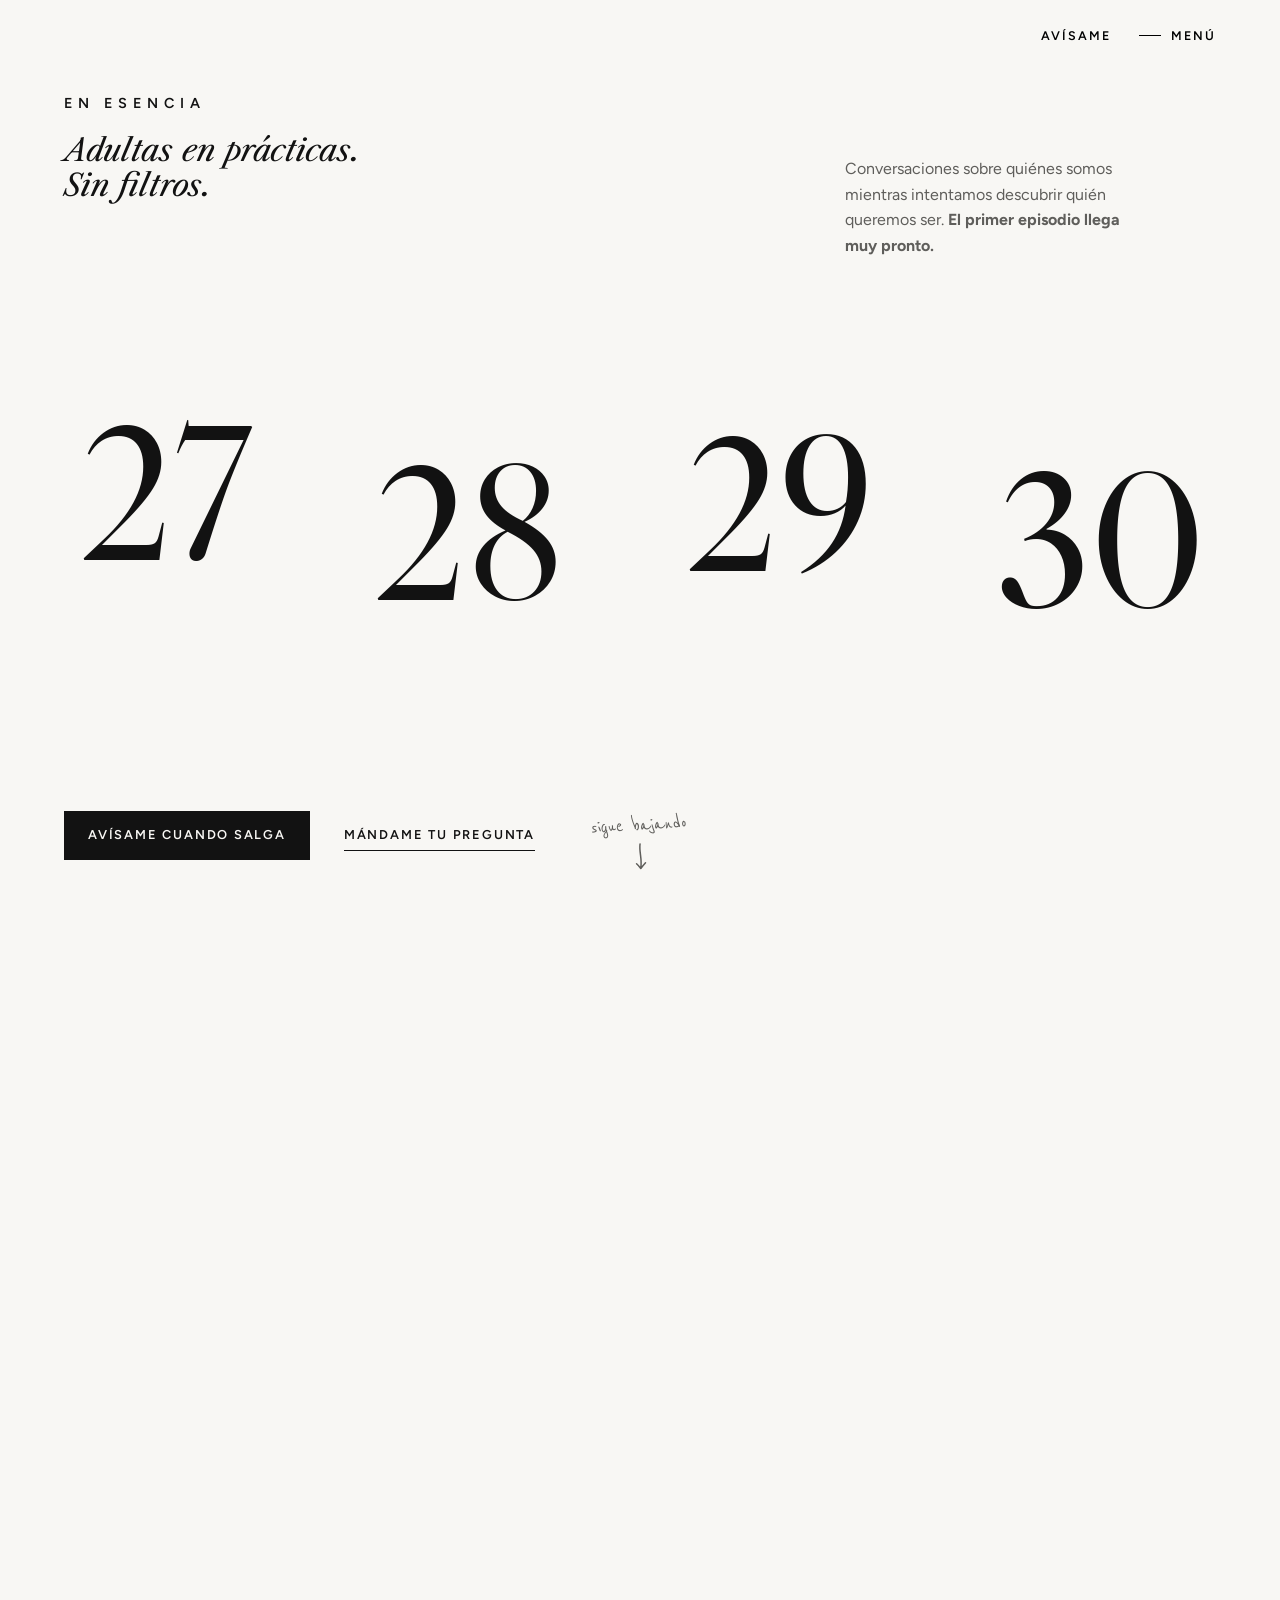
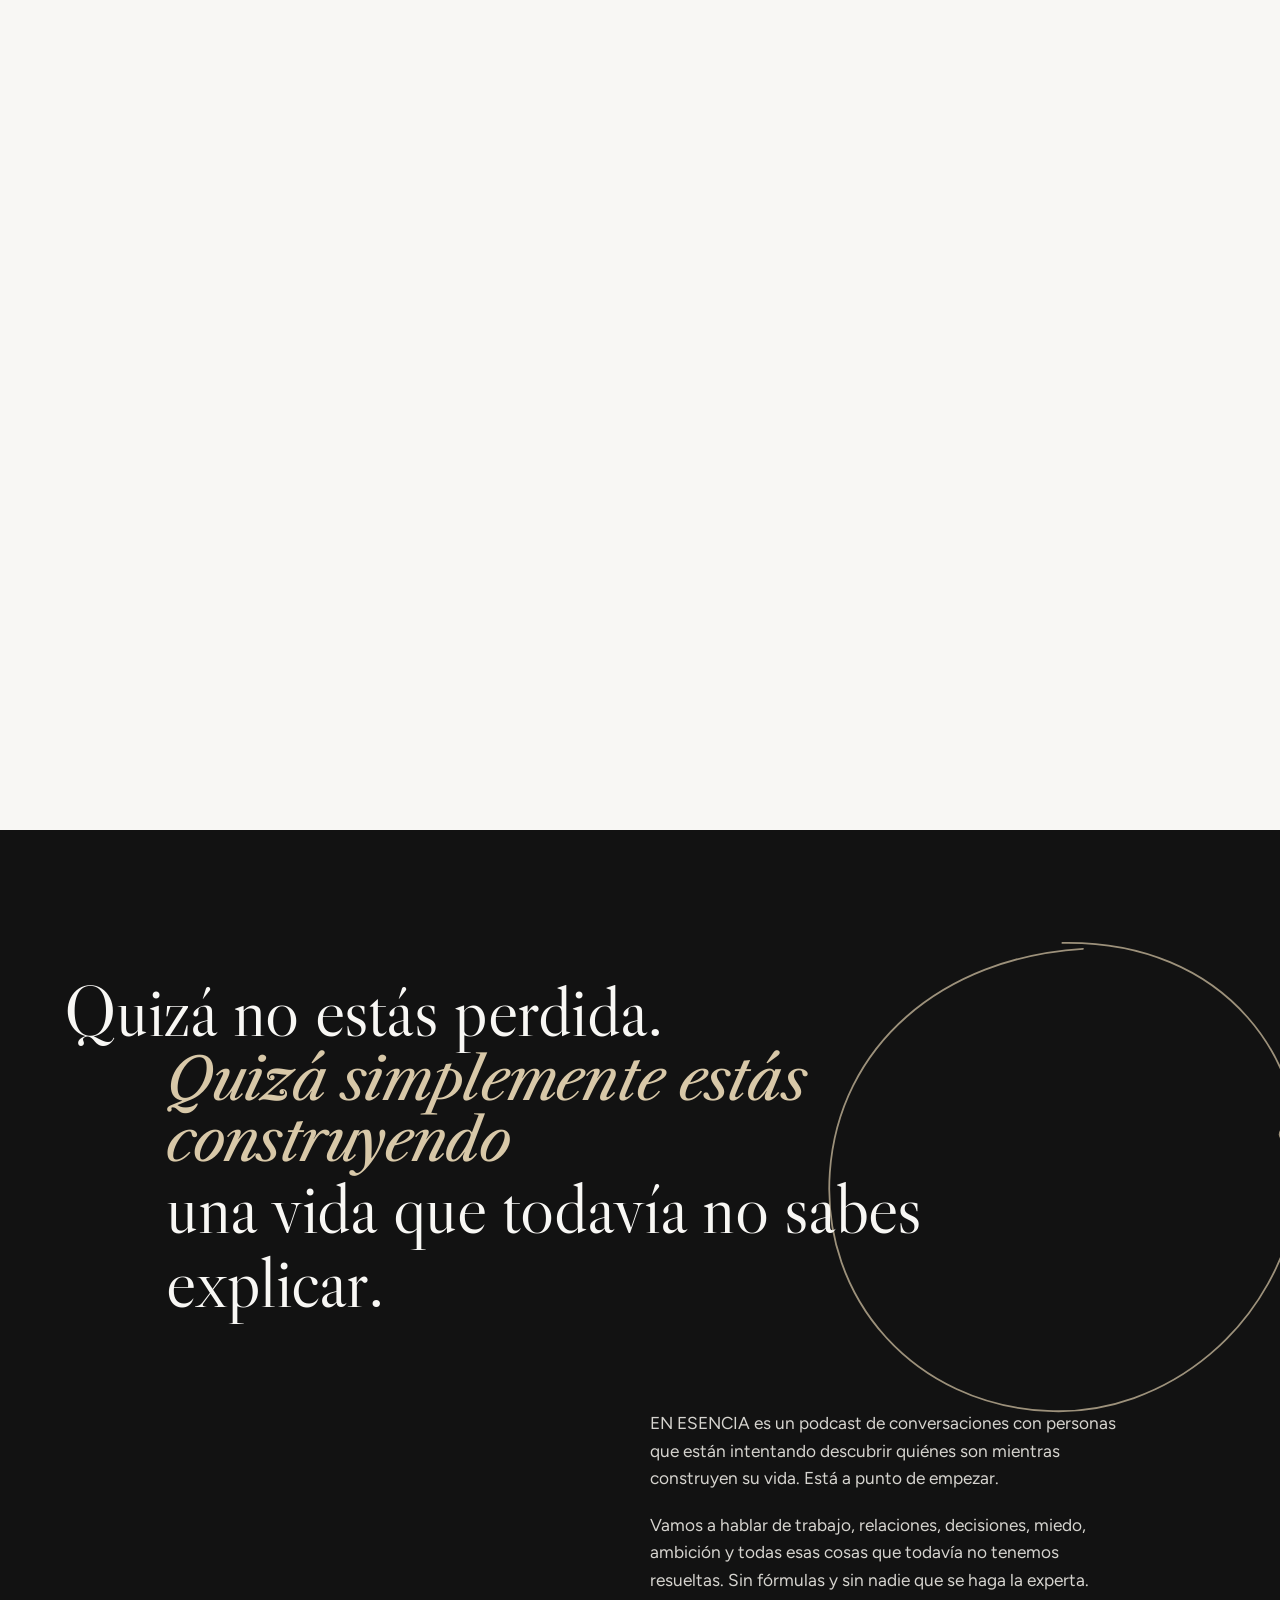
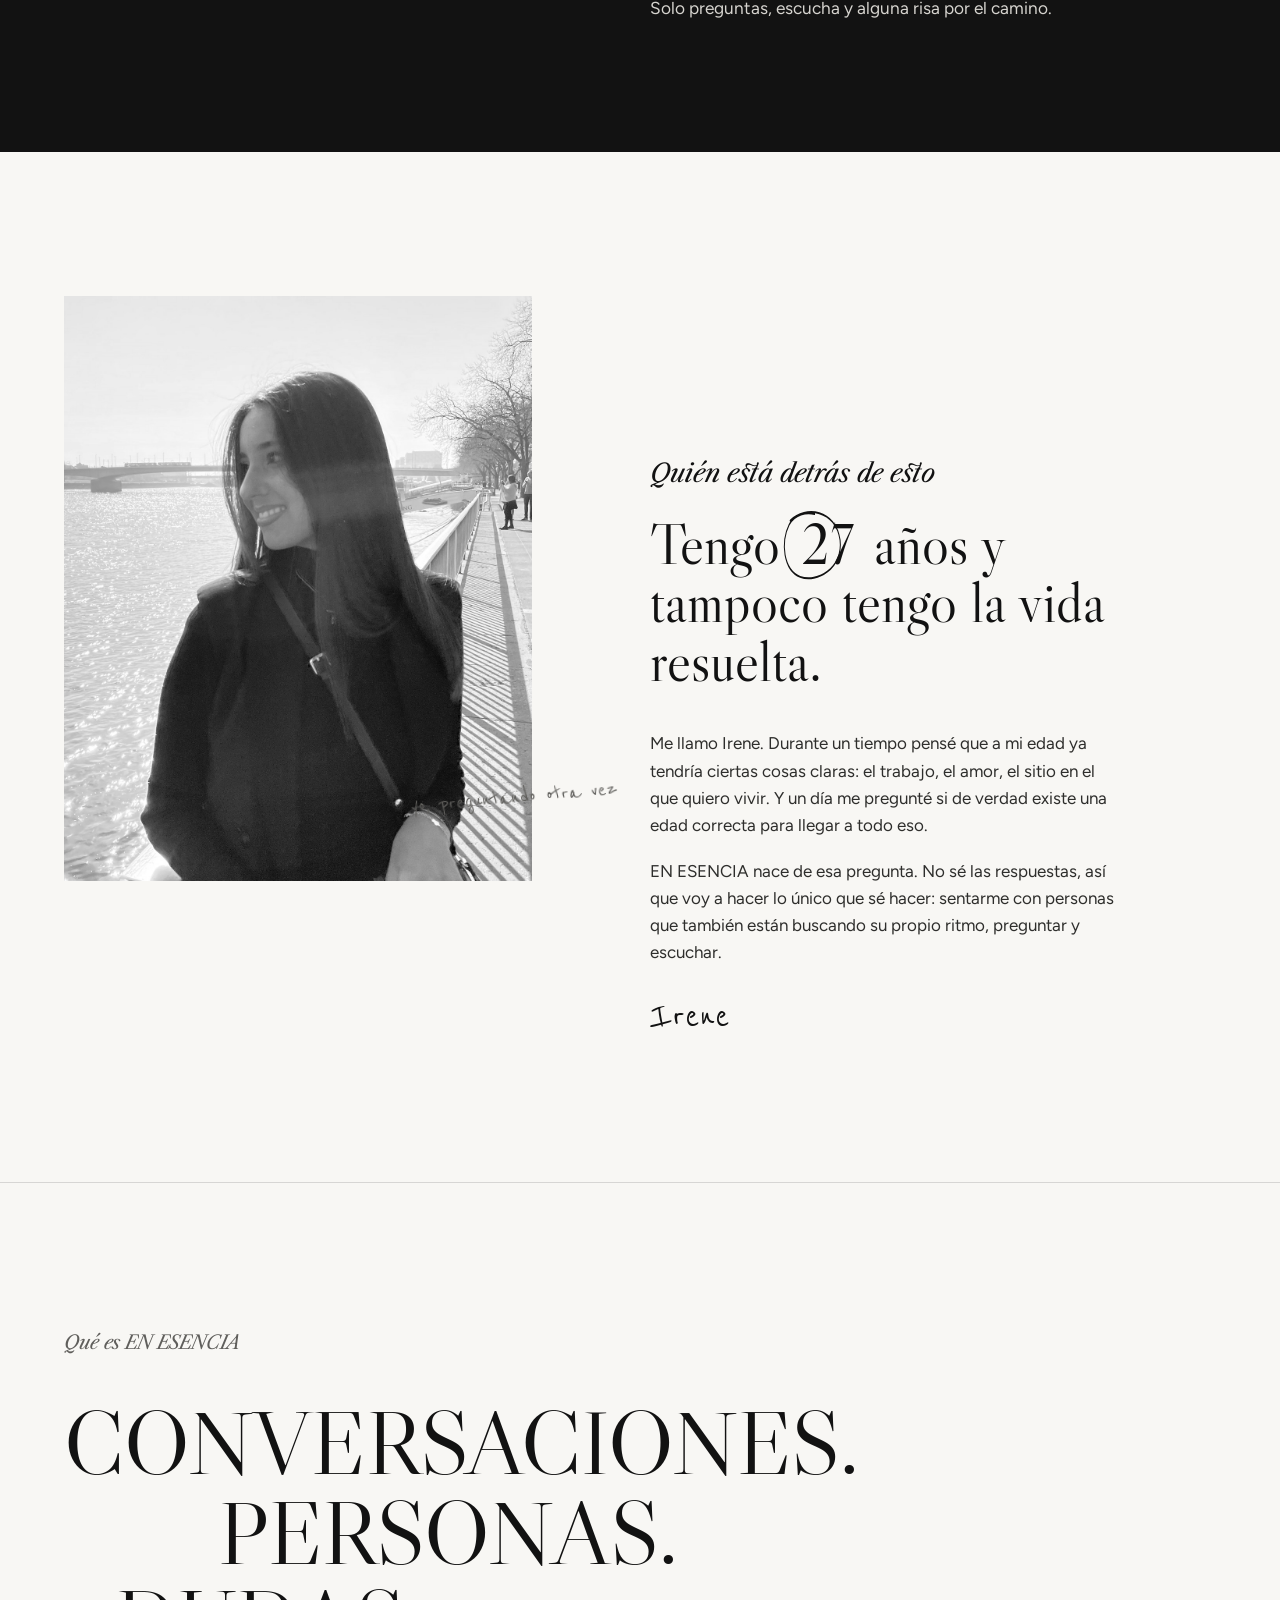
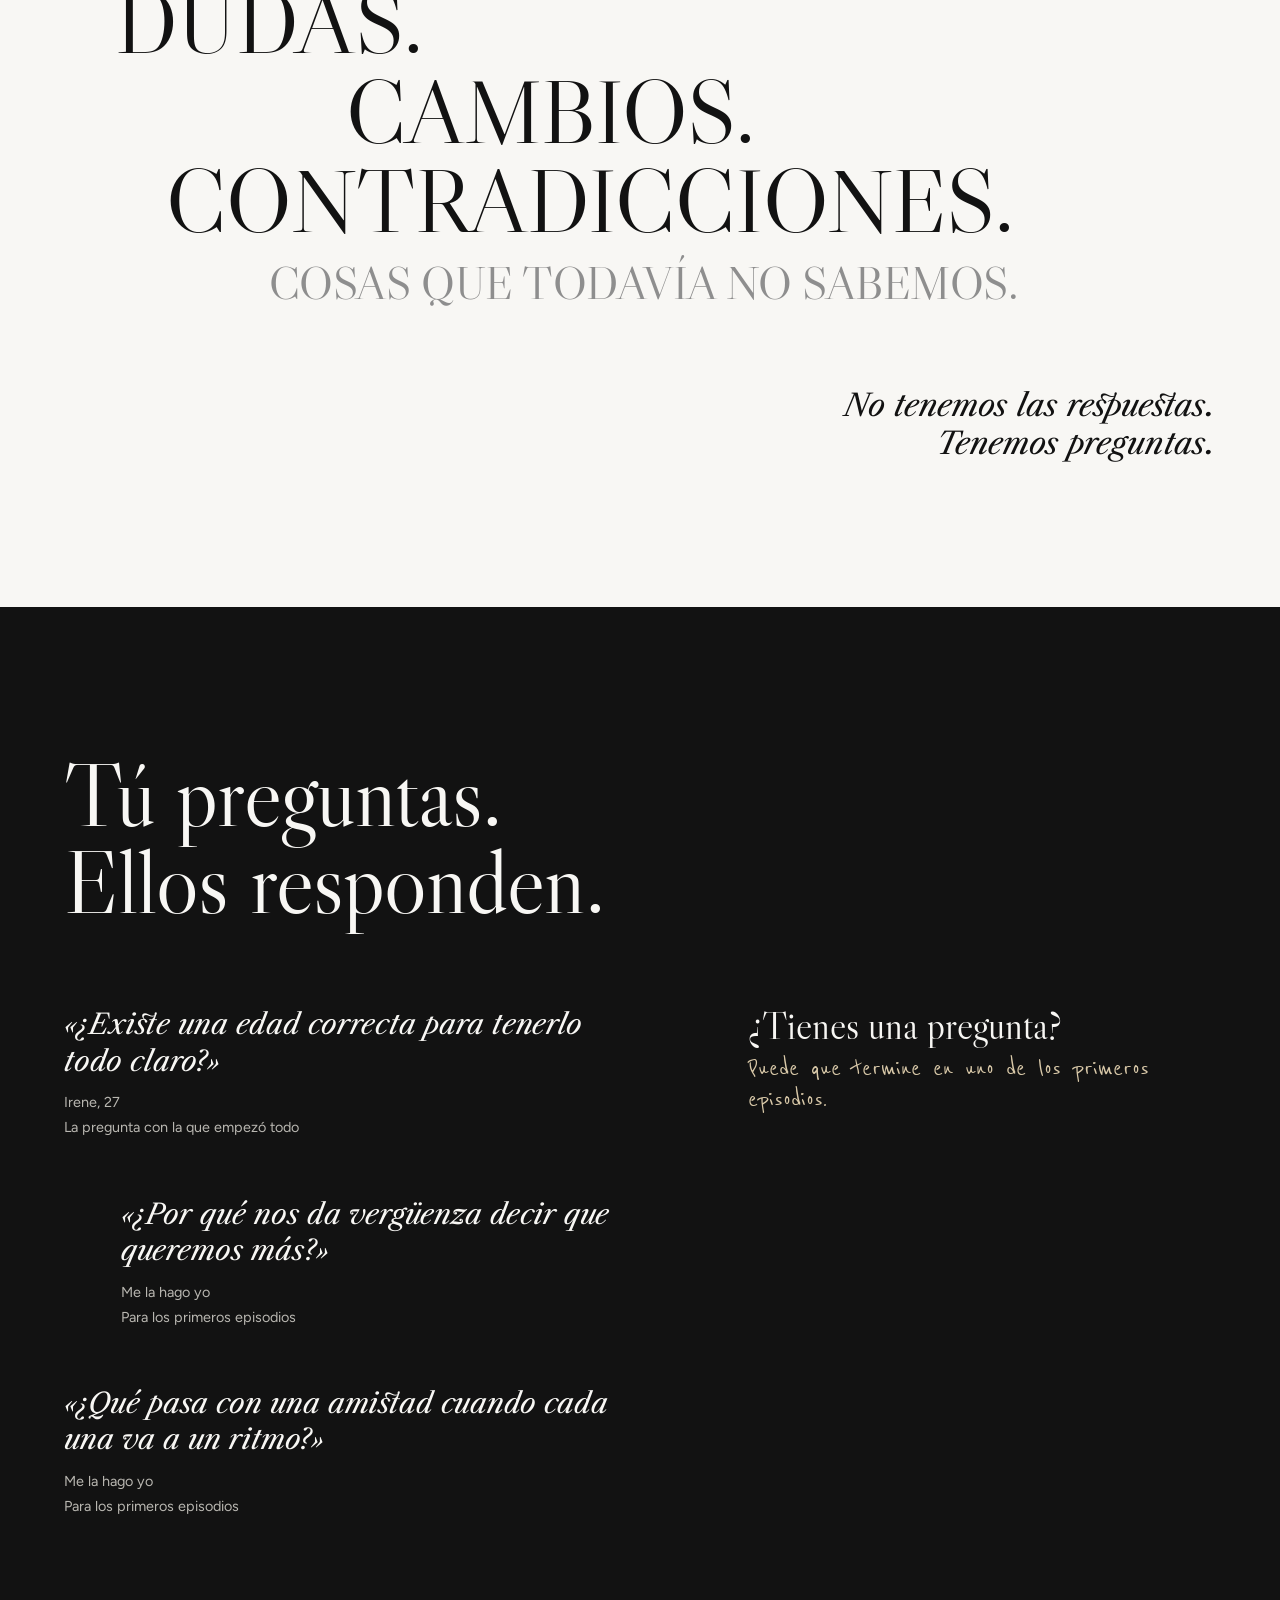
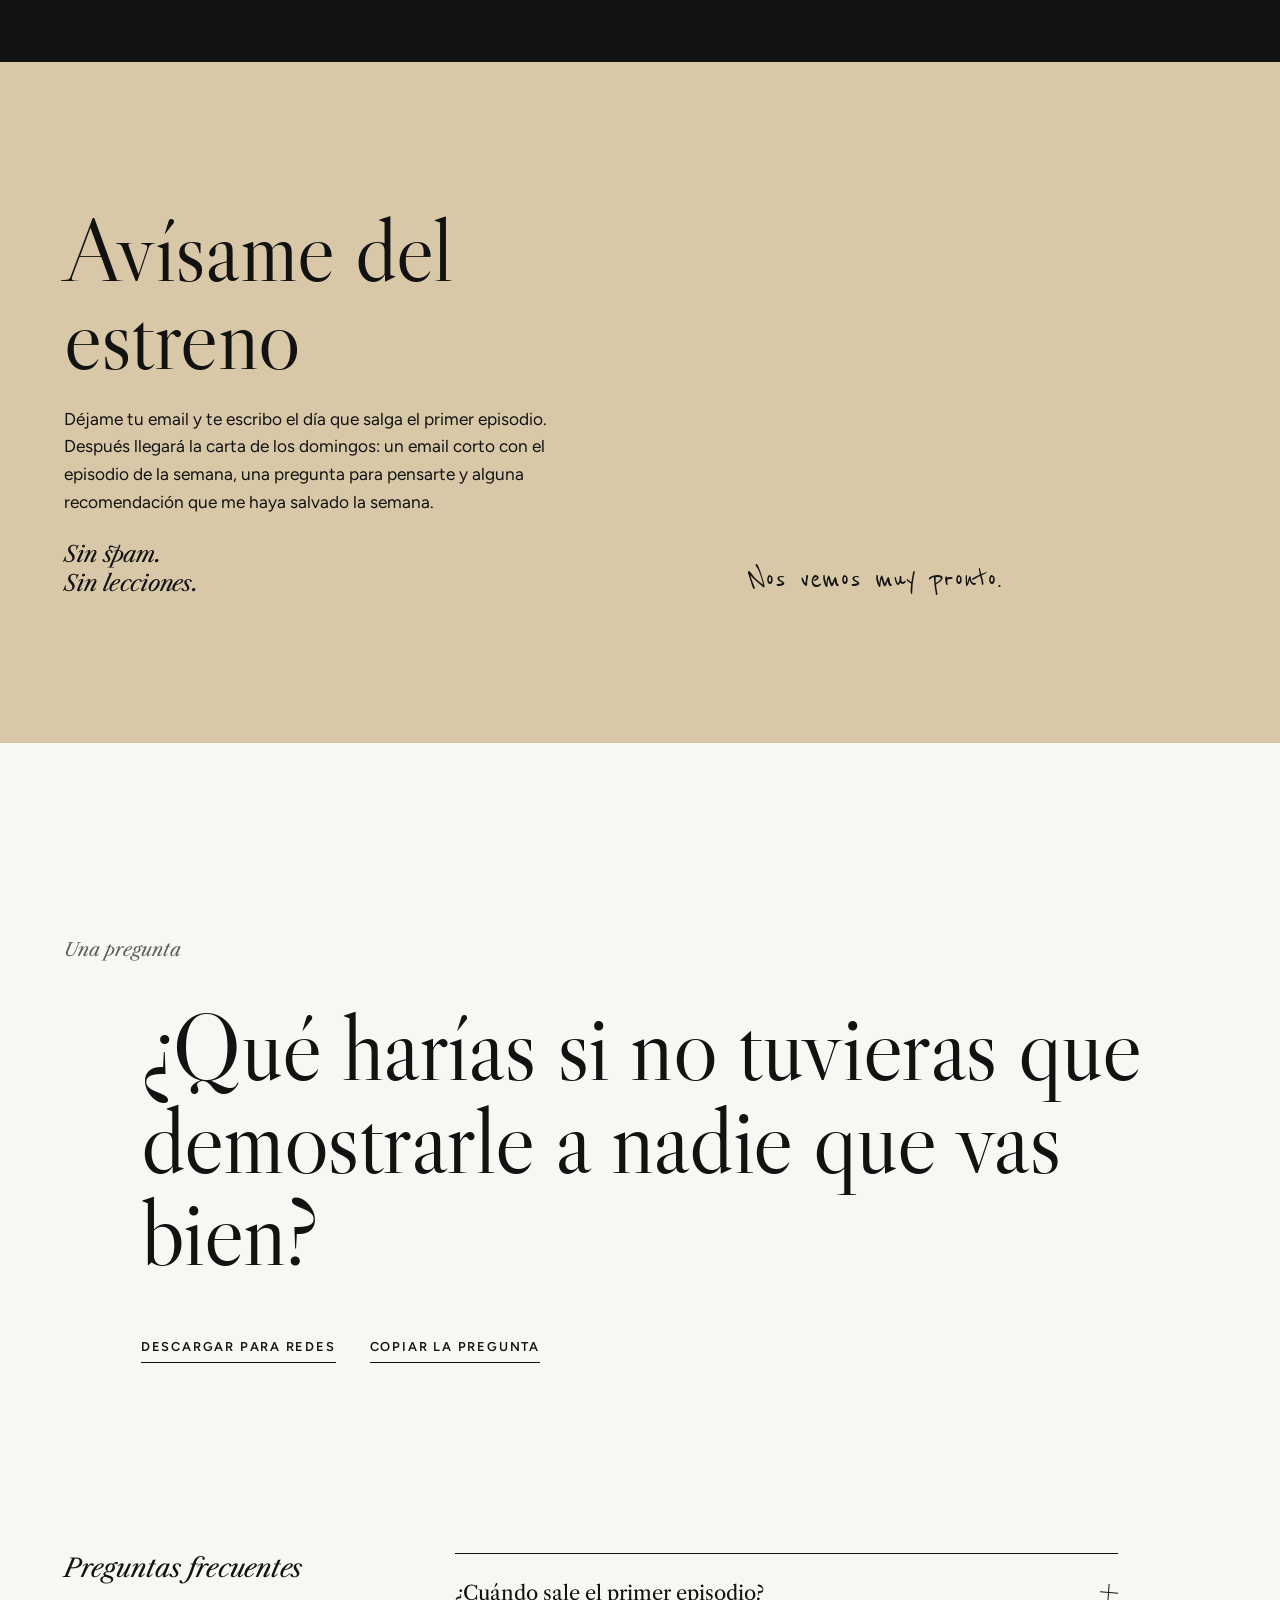
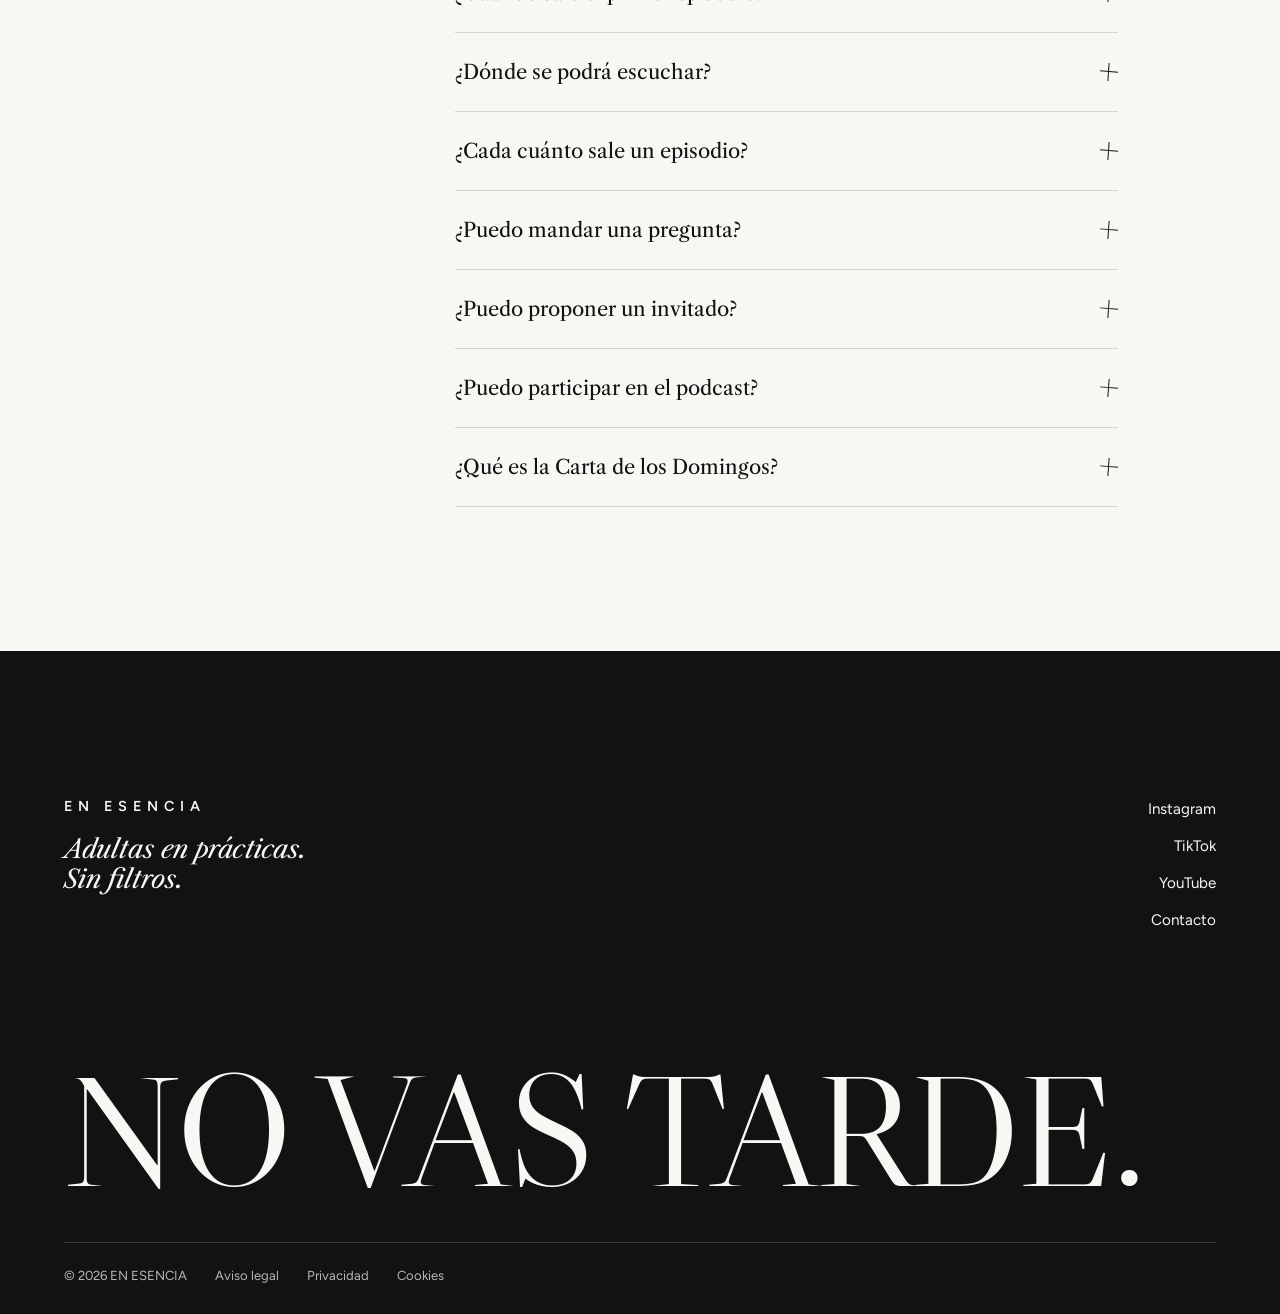
<file: index.html>
<!DOCTYPE html>
<html lang="es">
<head>
  <meta charset="UTF-8">
  <meta name="viewport" content="width=device-width, initial-scale=1, viewport-fit=cover">
  <title>EN ESENCIA · Muy pronto · Adultas en prácticas. Sin filtros.</title>
  <meta name="description" content="EN ESENCIA es un podcast de conversaciones sobre quiénes somos mientras intentamos descubrir quién queremos ser. El primer episodio llega muy pronto.">
  <meta name="theme-color" content="#F8F7F4">
  <meta property="og:title" content="EN ESENCIA · Adultas en prácticas. Sin filtros.">
  <meta property="og:description" content="Muy pronto. No vas tarde. Vas a tu tiempo.">
  <link rel="icon" href="favicon.ico" sizes="48x48">
  <link rel="icon" href="favicon.svg" type="image/svg+xml">
  <link rel="icon" type="image/png" sizes="32x32" href="favicon-32x32.png">
  <link rel="icon" type="image/png" sizes="16x16" href="favicon-16x16.png">
  <link rel="apple-touch-icon" sizes="180x180" href="apple-touch-icon.png">
  <link rel="mask-icon" href="safari-pinned-tab.svg" color="#1C1B19">
  <link rel="manifest" href="site.webmanifest">

  <link rel="preconnect" href="https://fonts.googleapis.com">
  <link rel="preconnect" href="https://fonts.gstatic.com" crossorigin>
  <link href="https://fonts.googleapis.com/css2?family=Figtree:wght@400;500;600&family=Libre+Caslon+Display&family=Libre+Caslon+Text:ital@0;1&family=Reenie+Beanie&display=swap" rel="stylesheet">
  <link rel="stylesheet" href="css/estilos.css">
</head>
<body>
  <a class="saltar" href="#contenido">Saltar al contenido</a>

  <!-- ================= CABECERA ================= -->
  <header class="cabecera">
    <a class="cabecera-marca" href="#inicio" aria-label="EN ESENCIA, volver al inicio">EN ESENCIA</a>
    <div class="cabecera-acciones">
      <a class="cabecera-escuchar" href="#carta">Avísame</a>
      <button class="boton-menu" type="button" aria-expanded="false" aria-controls="menu">Menú</button>
    </div>
  </header>

  <div class="menu" id="menu" hidden>
    <nav aria-label="Principal">
      <ul class="menu-lista">
        <li><a href="#manifiesto">Qué es EN ESENCIA</a></li>
        <li><a href="#sobre-mi">Quién está detrás</a></li>
        <li><a href="#preguntas">Tus preguntas</a></li>
        <li><a href="#carta">Avísame del estreno</a></li>
        <li><a href="#faq">Preguntas frecuentes</a></li>
      </ul>
    </nav>
    <p class="menu-pie">No vas tarde.</p>
  </div>

  <main id="contenido">

    <!-- ================= 1. HERO ================= -->
    <section class="hero" id="inicio" aria-labelledby="titulo-marca">
      <div class="hero-pin">
        <div class="hero-cabeza">
          <h1 id="titulo-marca" class="hero-marca">EN ESENCIA</h1>
          <p class="hero-tagline">Adultas en prácticas.<br>Sin filtros.</p>
        </div>

        <p class="hero-sub">Conversaciones sobre quiénes somos mientras intentamos descubrir quién queremos ser. <strong>El primer episodio llega muy pronto.</strong></p>

        <div class="edades" aria-hidden="true">
          <span class="edad"><span class="edad-num">27</span></span>
          <span class="edad"><span class="edad-num">28</span></span>
          <span class="edad"><span class="edad-num">29</span></span>
          <span class="edad"><span class="edad-num">30</span></span>
        </div>
        <p class="sr-only">27, 28, 29, 30: edades tachadas una a una.</p>

        <p class="claim">
          <span class="claim-linea claim-1">NO VAS TARDE.</span>
          <span class="claim-linea claim-2">VAS A TU TIEMPO.
            <svg class="claim-subrayado" viewBox="0 0 300 20" preserveAspectRatio="none" aria-hidden="true">
              <path pathLength="1" d="M3 12 C 60 7, 120 14, 180 9 S 270 6, 297 11" />
            </svg>
          </span>
        </p>

        <div class="hero-ctas">
          <a class="boton" href="#carta">Avísame cuando salga</a>
          <a class="enlace-subrayado" href="#preguntas">Mándame tu pregunta</a>
        </div>

        <p class="hero-pista mano" aria-hidden="true">
          sigue bajando
          <svg viewBox="0 0 40 60" class="flecha"><path d="M20 4 C 17 20, 23 34, 19 52 M11 43 C 15 47, 17 50, 19 53 C 22 49, 25 46, 29 42"/></svg>
        </p>
      </div>
    </section>

    <!-- ================= 2. MANIFIESTO ================= -->
    <section class="manifiesto" id="manifiesto" aria-labelledby="titulo-manifiesto">
      <h2 id="titulo-manifiesto" class="sr-only">Manifiesto</h2>
      <svg class="manifiesto-orbita dibujo" viewBox="0 0 400 400" aria-hidden="true">
        <path pathLength="1" d="M200 40 C 310 38, 372 120, 360 210 C 348 300, 270 362, 190 358 C 100 354, 36 282, 42 196 C 48 110, 118 50, 214 44" />
        <circle cx="352" cy="170" r="5" />
      </svg>

      <blockquote class="manifiesto-cita">
        <p>
          <span class="linea revelar">Quizá no estás perdida.</span>
          <span class="linea revelar">Quizá simplemente estás construyendo</span>
          <span class="linea revelar">una vida que todavía no sabes explicar.</span>
        </p>
      </blockquote>

      <div class="manifiesto-texto revelar">
        <p>EN ESENCIA es un podcast de conversaciones con personas que están intentando descubrir quiénes son mientras construyen su vida. Está a punto de empezar.</p>
        <p>Vamos a hablar de trabajo, relaciones, decisiones, miedo, ambición y todas esas cosas que todavía no tenemos resueltas. Sin fórmulas y sin nadie que se haga la experta. Solo preguntas, escucha y alguna risa por el camino.</p>
      </div>
    </section>

    <!-- (Prelanzamiento) Los bloques 3 «El último episodio», 4 «Todos los episodios»
         y 5 «Las personas» vuelven cuando salga el primer episodio.
         Están en la copia de seguridad de la versión completa. -->

    <!-- ================= 6. SOBRE MÍ ================= -->
    <section class="sobre" id="sobre-mi" aria-labelledby="titulo-sobre">
      <figure class="sobre-foto revelar">
        <img src="img/irene.jpg" alt="Irene Romera, creadora de EN ESENCIA, sonriendo junto a un río en un día de sol" width="1200" height="1500" loading="lazy">
        <figcaption class="mano">yo, preguntando otra vez</figcaption>
      </figure>

      <div class="sobre-texto">
        <h2 id="titulo-sobre" class="titulo-seccion revelar">Quién está detrás de esto</h2>
        <p class="sobre-frase revelar">
          Tengo
          <span class="circulado">27
            <svg class="dibujo" viewBox="0 0 120 80" preserveAspectRatio="none" aria-hidden="true">
              <path pathLength="1" d="M22 18 C 50 4, 104 8, 112 36 C 118 62, 70 76, 40 70 C 10 64, 4 38, 20 22 C 30 12, 52 10, 66 12" />
            </svg>
          </span>
          años y tampoco tengo la vida resuelta.
        </p>
        <div class="sobre-parrafos revelar">
          <p>Me llamo Irene. Durante un tiempo pensé que a mi edad ya tendría ciertas cosas claras: el trabajo, el amor, el sitio en el que quiero vivir. Y un día me pregunté si de verdad existe una edad correcta para llegar a todo eso.</p>
          <p>EN ESENCIA nace de esa pregunta. No sé las respuestas, así que voy a hacer lo único que sé hacer: sentarme con personas que también están buscando su propio ritmo, preguntar y escuchar.</p>
        </div>
        <p class="firma mano revelar">Irene</p>
      </div>
    </section>

    <!-- ================= 7. QUÉ ES ================= -->
    <section class="que-es" id="que-es" aria-labelledby="titulo-que-es">
      <h2 id="titulo-que-es" class="que-es-titulo revelar">Qué es EN ESENCIA</h2>
      <ul class="palabras">
        <li class="revelar">CONVERSACIONES.</li>
        <li class="revelar">PERSONAS.</li>
        <li class="revelar">DUDAS.</li>
        <li class="revelar">CAMBIOS.</li>
        <li class="revelar">CONTRADICCIONES.</li>
        <li class="revelar palabra-ultima">COSAS QUE TODAVÍA NO SABEMOS.</li>
      </ul>
      <p class="que-es-cierre revelar">No tenemos las respuestas.<br>Tenemos preguntas.</p>
    </section>

    <!-- ================= 8. PREGUNTAS DE OYENTES ================= -->
    <section class="preguntas" id="preguntas" aria-labelledby="titulo-preguntas">
      <h2 id="titulo-preguntas" class="titulo-grande revelar">Tú preguntas.<br>Ellos responden.</h2>

      <div class="preguntas-grid">
        <ul class="preguntas-lista" id="preguntas-lista"></ul>

        <div class="preguntas-form">
          <h3 class="revelar">¿Tienes una pregunta?</h3>
          <p class="mano preguntas-nota revelar">Puede que termine en uno de los primeros episodios.</p>

          <form id="form-pregunta" class="formulario revelar" novalidate>
            <div class="campos-fila">
              <div class="campo">
                <label for="p-nombre">Nombre <span class="opcional">(opcional)</span></label>
                <input type="text" id="p-nombre" name="nombre" autocomplete="given-name" maxlength="40" aria-describedby="p-nombre-error">
                <p class="error" id="p-nombre-error"></p>
              </div>
              <div class="campo campo-corto">
                <label for="p-edad">Edad <span class="opcional">(opcional)</span></label>
                <input type="number" id="p-edad" name="edad" inputmode="numeric" min="16" max="99" aria-describedby="p-edad-error">
                <p class="error" id="p-edad-error"></p>
              </div>
            </div>

            <div class="campo">
              <label for="p-pregunta">Tu pregunta</label>
              <textarea id="p-pregunta" name="pregunta" rows="4" maxlength="400" required aria-describedby="p-pregunta-ayuda p-pregunta-error" placeholder="Eso que te preguntas a las dos de la mañana"></textarea>
              <p class="ayuda" id="p-pregunta-ayuda"><span id="p-contador">0</span> / 400</p>
              <p class="error" id="p-pregunta-error"></p>
            </div>

            <div class="campo campo-check">
              <input type="checkbox" id="p-autorizo" name="autorizo" required aria-describedby="p-autorizo-error">
              <label for="p-autorizo">Autorizo que mi pregunta se lea en un episodio (sin apellidos) y acepto la <a href="privacidad.html">política de privacidad</a>.</label>
              <p class="error" id="p-autorizo-error"></p>
            </div>

            <button class="boton" type="submit">Enviar mi pregunta</button>
          </form>

          <div class="confirmacion" id="ok-pregunta" tabindex="-1" hidden>
            <p class="confirmacion-titulo">Pregunta recibida.</p>
            <p>Ya está en el cuaderno. Si la leemos en un episodio, lo contaré en la carta de los domingos.</p>
            <button class="enlace-subrayado" type="button" id="otra-pregunta">Enviar otra pregunta</button>
          </div>
        </div>
      </div>
    </section>

    <!-- (Prelanzamiento) El bloque 9 «Lo que nos decís» vuelve cuando haya
         opiniones reales de oyentes. -->

    <!-- ================= 10. CARTA DE LOS DOMINGOS ================= -->
    <section class="carta" id="carta" aria-labelledby="titulo-carta">
      <div class="carta-texto">
        <h2 id="titulo-carta" class="titulo-grande revelar">Avísame del estreno</h2>
        <p class="revelar">Déjame tu email y te escribo el día que salga el primer episodio. Después llegará la carta de los domingos: un email corto con el episodio de la semana, una pregunta para pensarte y alguna recomendación que me haya salvado la semana.</p>
        <p class="carta-sin revelar">Sin spam.<br>Sin lecciones.</p>
      </div>

      <div class="carta-form">
        <form id="form-carta" class="formulario revelar" novalidate>
          <div class="campo">
            <label for="c-email">Tu email</label>
            <div class="carta-linea">
              <input type="email" id="c-email" name="email" autocomplete="email" required placeholder="nombre@correo.com" aria-describedby="c-email-error">
              <button class="boton boton-oscuro" type="submit">Avísame</button>
            </div>
            <p class="error" id="c-email-error"></p>
          </div>
        </form>
        <div class="confirmacion" id="ok-carta" tabindex="-1" hidden>
          <p class="confirmacion-titulo">Hecho.</p>
          <p>Te escribiré el día del estreno. Mira también en promociones, por si acaso.</p>
        </div>
        <p class="carta-despedida mano revelar">Nos vemos muy pronto.</p>
      </div>
    </section>

    <!-- ================= 11. UNA PREGUNTA ================= -->
    <section class="una-pregunta" id="una-pregunta" aria-labelledby="titulo-una-pregunta">
      <p class="una-pregunta-etiqueta revelar"><span id="titulo-una-pregunta">Una pregunta</span> <span id="una-pregunta-fecha" class="una-pregunta-fecha"></span></p>
      <p class="una-pregunta-texto revelar" id="una-pregunta-texto"></p>
      <div class="una-pregunta-acciones revelar">
        <button class="enlace-subrayado" type="button" id="descargar-pregunta">Descargar para redes</button>
        <button class="enlace-subrayado" type="button" id="copiar-pregunta">Copiar la pregunta</button>
        <p class="aviso" id="aviso-pregunta" role="status" aria-live="polite"></p>
      </div>
    </section>

    <!-- ================= 12. FAQ ================= -->
    <section class="faq" id="faq" aria-labelledby="titulo-faq">
      <h2 id="titulo-faq" class="titulo-seccion revelar">Preguntas frecuentes</h2>
      <div class="faq-lista revelar">
        <details>
          <summary>¿Cuándo sale el primer episodio?</summary>
          <p>Muy pronto. Si me dejas tu email en «Avísame del estreno», te escribo ese mismo día.</p>
        </details>
        <details>
          <summary>¿Dónde se podrá escuchar?</summary>
          <p>En Spotify, Apple Podcasts y YouTube.</p>
        </details>
        <details>
          <summary>¿Cada cuánto sale un episodio?</summary>
          <p>La idea es un episodio cada semana, el domingo por la mañana, a la vez que la carta.</p>
        </details>
        <details>
          <summary>¿Puedo mandar una pregunta?</summary>
          <p>Claro. Usa el formulario de «¿Tienes una pregunta?». No hace falta que pongas tu nombre. Si la leemos en un episodio, nunca diremos tus apellidos.</p>
        </details>
        <details>
          <summary>¿Puedo proponer un invitado?</summary>
          <p>Sí, y me encanta que lo hagas. Escribe a <a href="mailto:enesenciapodcast@hotmail.com">enesenciapodcast@hotmail.com</a> y cuéntame quién es y por qué crees que tiene algo que contar.</p>
        </details>
        <details>
          <summary>¿Puedo participar en el podcast?</summary>
          <p>Puede. No busco expertas, busco personas con una historia que todavía se está escribiendo. Escríbeme a <a href="mailto:enesenciapodcast@hotmail.com">enesenciapodcast@hotmail.com</a> contándome la tuya en pocas líneas.</p>
        </details>
        <details>
          <summary>¿Qué es la Carta de los Domingos?</summary>
          <p>Un email corto cada domingo, cuando empiecen los episodios, con el episodio de la semana, una pregunta para pensarte y alguna recomendación. Te puedes dar de baja con un clic cuando quieras.</p>
        </details>
      </div>
    </section>
  </main>

  <!-- ================= 13. FOOTER ================= -->
  <footer class="pie">
    <div class="pie-arriba">
      <div>
        <p class="pie-marca">EN ESENCIA</p>
        <p class="pie-tagline">Adultas en prácticas.<br>Sin filtros.</p>
      </div>
      <nav aria-label="Redes y contacto">
        <ul class="pie-enlaces">
          <li><a href="https://www.instagram.com/enesencia.podcast/" target="_blank" rel="noopener">Instagram</a></li>
          <li><a href="https://www.tiktok.com/@enesencia.podcast" target="_blank" rel="noopener">TikTok</a></li>
          <li><a href="https://www.youtube.com/@enesenciapodcast" target="_blank" rel="noopener">YouTube</a></li>
          <li><a href="mailto:enesenciapodcast@hotmail.com">Contacto</a></li>
        </ul>
      </nav>
    </div>

    <p class="pie-cierre">NO VAS TARDE.</p>

    <div class="pie-legal">
      <span>© <span id="anio"></span> EN ESENCIA</span>
      <a href="aviso-legal.html">Aviso legal</a>
      <a href="privacidad.html">Privacidad</a>
      <a href="cookies.html">Cookies</a>
    </div>
  </footer>

  <script src="js/contenido.js"></script>
  <script src="js/main.js"></script>
</body>
</html>
</file>
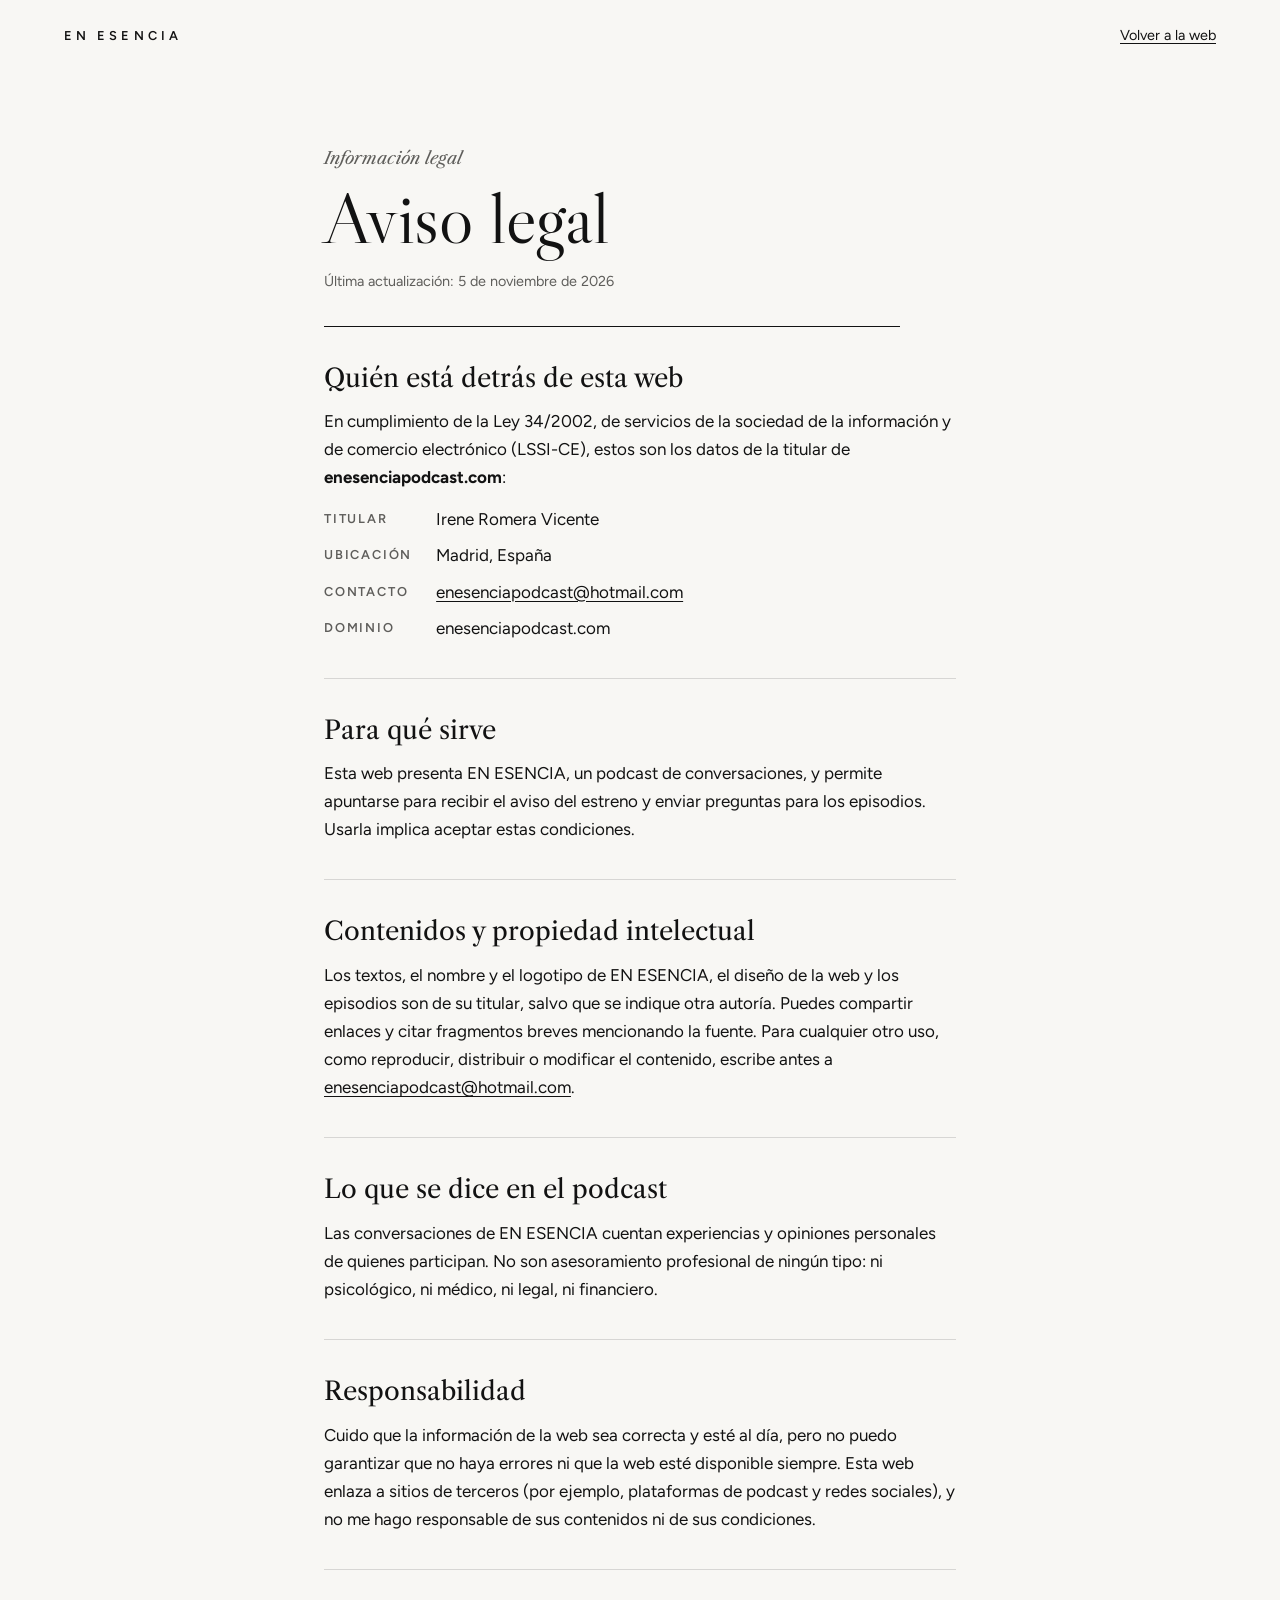
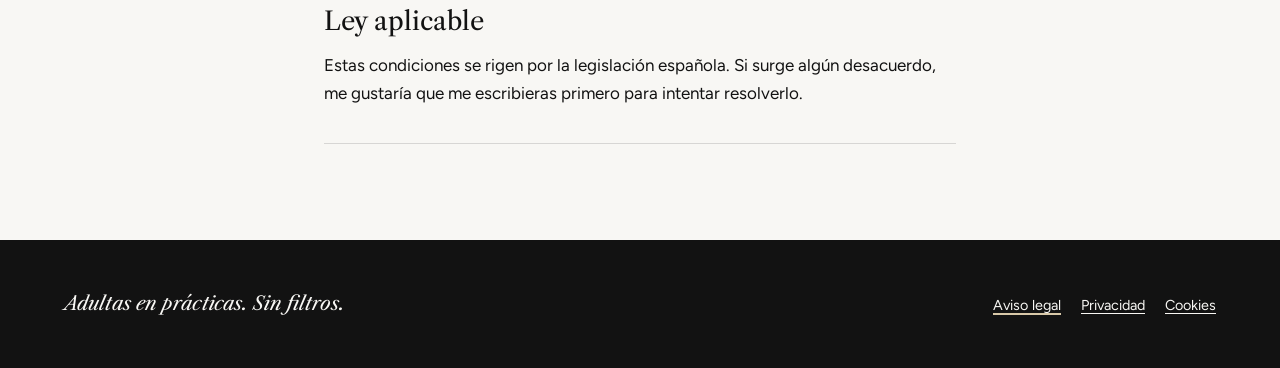
<file: aviso-legal.html>
<!DOCTYPE html>
<html lang="es">
<head>
  <meta charset="UTF-8">
  <meta name="viewport" content="width=device-width, initial-scale=1, viewport-fit=cover">
  <title>Aviso legal · EN ESENCIA</title>
  <meta name="robots" content="noindex, follow">
  <meta name="theme-color" content="#F8F7F4">
  <link rel="icon" href="favicon.ico" sizes="48x48">
  <link rel="icon" href="favicon.svg" type="image/svg+xml">
  <link rel="icon" type="image/png" sizes="32x32" href="favicon-32x32.png">
  <link rel="icon" type="image/png" sizes="16x16" href="favicon-16x16.png">
  <link rel="apple-touch-icon" sizes="180x180" href="apple-touch-icon.png">
  <link rel="mask-icon" href="safari-pinned-tab.svg" color="#1C1B19">
  <link rel="manifest" href="site.webmanifest">
  <link rel="preconnect" href="https://fonts.googleapis.com">
  <link rel="preconnect" href="https://fonts.gstatic.com" crossorigin>
  <link href="https://fonts.googleapis.com/css2?family=Figtree:wght@400;500;600&family=Libre+Caslon+Display&family=Libre+Caslon+Text:ital@0;1&display=swap" rel="stylesheet">
  <link rel="stylesheet" href="css/legal.css">
</head>
<body>
  <header class="legal-cabecera">
    <a class="legal-marca" href="./">EN ESENCIA</a>
    <a class="legal-volver" href="./">Volver a la web</a>
  </header>
  <main class="legal" id="contenido">
    <p class="legal-tipo">Información legal</p>
    <h1>Aviso legal</h1>
    <p class="legal-fecha">Última actualización: 5 de noviembre de 2026</p>

    <section>
      <h2>Quién está detrás de esta web</h2>
      <p>En cumplimiento de la Ley 34/2002, de servicios de la sociedad de la información y de comercio electrónico (LSSI-CE), estos son los datos de la titular de <strong>enesenciapodcast.com</strong>:</p>
      <dl class="legal-datos">
        <dt>Titular</dt><dd>Irene Romera Vicente</dd>
        <!-- Si el podcast empieza a tener ingresos (patrocinios, colaboraciones),
             añade aquí dos filas más: <dt>NIF</dt><dd>…</dd> y <dt>Domicilio</dt><dd>…</dd> -->
        <dt>Ubicación</dt><dd>Madrid, España</dd>
        <dt>Contacto</dt><dd><a href="mailto:enesenciapodcast@hotmail.com">enesenciapodcast@hotmail.com</a></dd>
        <dt>Dominio</dt><dd>enesenciapodcast.com</dd>
      </dl>
    </section>
    <section>
      <h2>Para qué sirve</h2>
      <p>Esta web presenta EN ESENCIA, un podcast de conversaciones, y permite apuntarse para recibir el aviso del estreno y enviar preguntas para los episodios. Usarla implica aceptar estas condiciones.</p>
    </section>
    <section>
      <h2>Contenidos y propiedad intelectual</h2>
      <p>Los textos, el nombre y el logotipo de EN ESENCIA, el diseño de la web y los episodios son de su titular, salvo que se indique otra autoría. Puedes compartir enlaces y citar fragmentos breves mencionando la fuente. Para cualquier otro uso, como reproducir, distribuir o modificar el contenido, escribe antes a <a href="mailto:enesenciapodcast@hotmail.com">enesenciapodcast@hotmail.com</a>.</p>
    </section>
    <section>
      <h2>Lo que se dice en el podcast</h2>
      <p>Las conversaciones de EN ESENCIA cuentan experiencias y opiniones personales de quienes participan. No son asesoramiento profesional de ningún tipo: ni psicológico, ni médico, ni legal, ni financiero.</p>
    </section>
    <section>
      <h2>Responsabilidad</h2>
      <p>Cuido que la información de la web sea correcta y esté al día, pero no puedo garantizar que no haya errores ni que la web esté disponible siempre. Esta web enlaza a sitios de terceros (por ejemplo, plataformas de podcast y redes sociales), y no me hago responsable de sus contenidos ni de sus condiciones.</p>
    </section>
    <section>
      <h2>Ley aplicable</h2>
      <p>Estas condiciones se rigen por la legislación española. Si surge algún desacuerdo, me gustaría que me escribieras primero para intentar resolverlo.</p>
    </section>
  </main>
  <footer class="legal-pie">
    <p class="legal-pie-tagline">Adultas en prácticas. Sin filtros.</p>
    <nav aria-label="Información legal">
      <a href="aviso-legal.html" aria-current="page">Aviso legal</a>
      <a href="privacidad.html">Privacidad</a>
      <a href="cookies.html">Cookies</a>
    </nav>
  </footer>
</body>
</html>
</file>
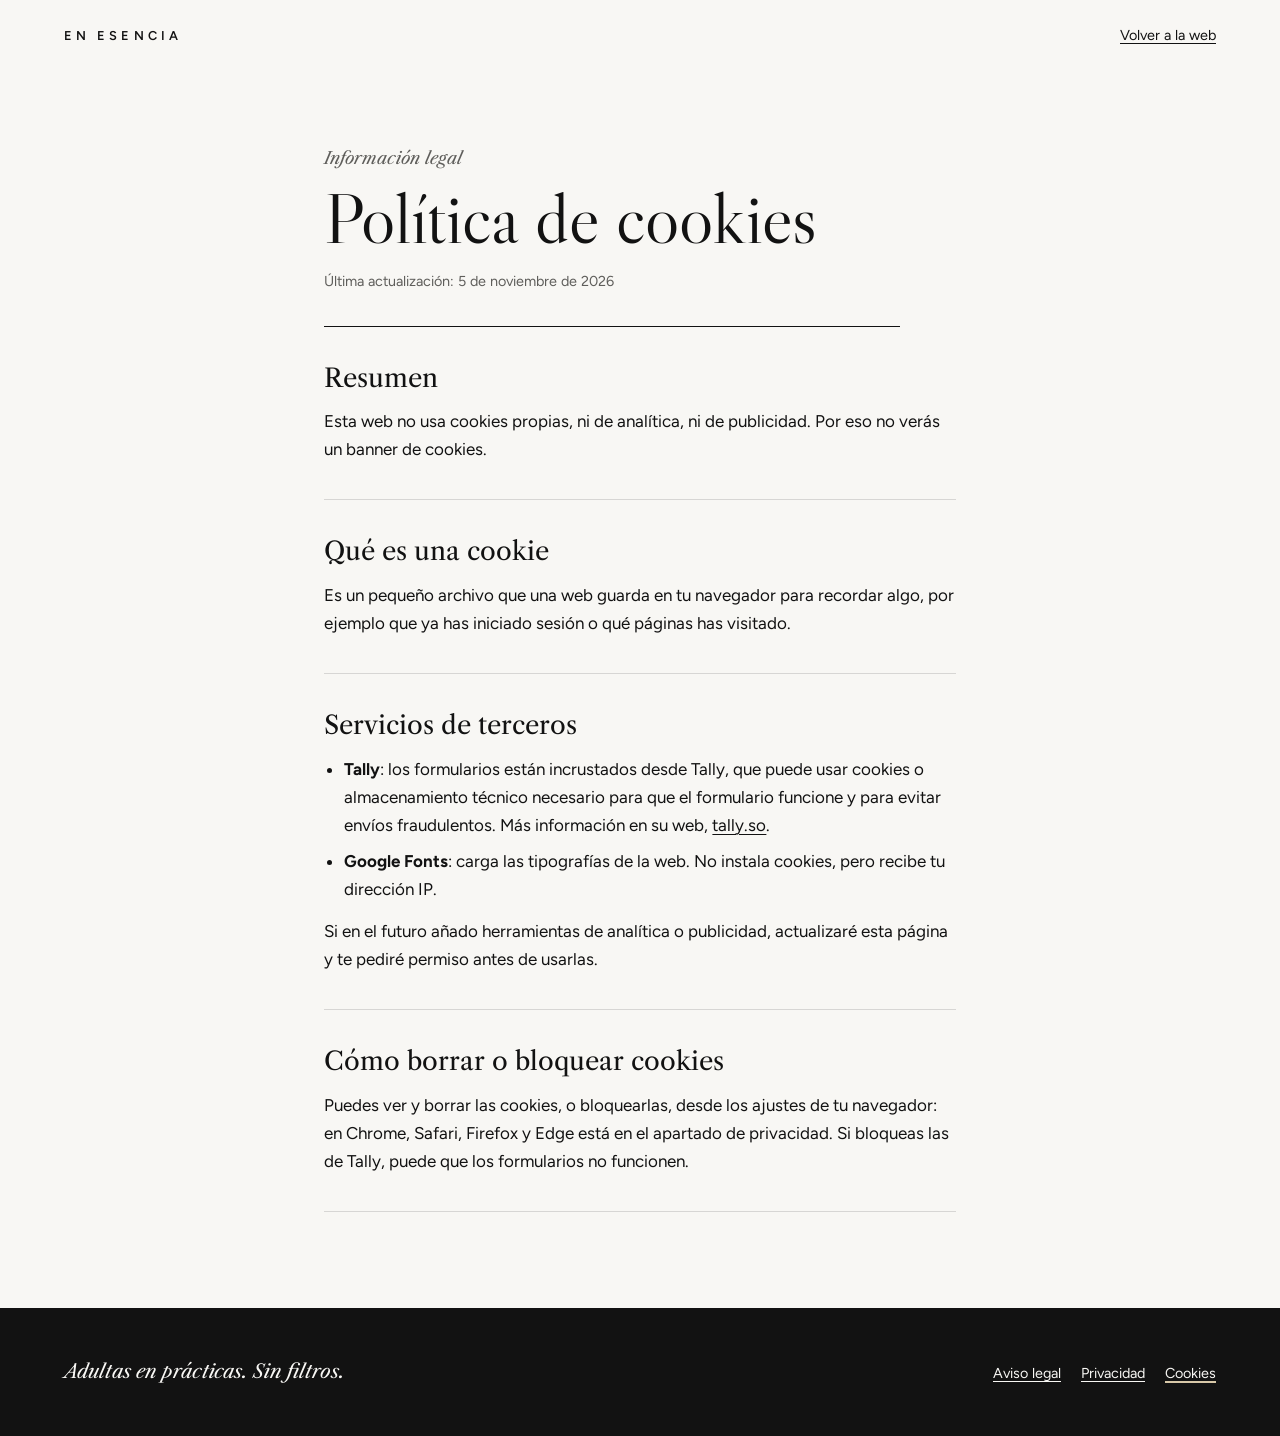
<file: cookies.html>
<!DOCTYPE html>
<html lang="es">
<head>
  <meta charset="UTF-8">
  <meta name="viewport" content="width=device-width, initial-scale=1, viewport-fit=cover">
  <title>Política de cookies · EN ESENCIA</title>
  <meta name="robots" content="noindex, follow">
  <meta name="theme-color" content="#F8F7F4">
  <link rel="icon" href="favicon.ico" sizes="48x48">
  <link rel="icon" href="favicon.svg" type="image/svg+xml">
  <link rel="icon" type="image/png" sizes="32x32" href="favicon-32x32.png">
  <link rel="icon" type="image/png" sizes="16x16" href="favicon-16x16.png">
  <link rel="apple-touch-icon" sizes="180x180" href="apple-touch-icon.png">
  <link rel="mask-icon" href="safari-pinned-tab.svg" color="#1C1B19">
  <link rel="manifest" href="site.webmanifest">
  <link rel="preconnect" href="https://fonts.googleapis.com">
  <link rel="preconnect" href="https://fonts.gstatic.com" crossorigin>
  <link href="https://fonts.googleapis.com/css2?family=Figtree:wght@400;500;600&family=Libre+Caslon+Display&family=Libre+Caslon+Text:ital@0;1&display=swap" rel="stylesheet">
  <link rel="stylesheet" href="css/legal.css">
</head>
<body>
  <header class="legal-cabecera">
    <a class="legal-marca" href="./">EN ESENCIA</a>
    <a class="legal-volver" href="./">Volver a la web</a>
  </header>
  <main class="legal" id="contenido">
    <p class="legal-tipo">Información legal</p>
    <h1>Política de cookies</h1>
    <p class="legal-fecha">Última actualización: 5 de noviembre de 2026</p>

    <section>
      <h2>Resumen</h2>
      <p>Esta web no usa cookies propias, ni de analítica, ni de publicidad. Por eso no verás un banner de cookies.</p>
    </section>
    <section>
      <h2>Qué es una cookie</h2>
      <p>Es un pequeño archivo que una web guarda en tu navegador para recordar algo, por ejemplo que ya has iniciado sesión o qué páginas has visitado.</p>
    </section>
    <section>
      <h2>Servicios de terceros</h2>
      <ul>
        <li><strong>Tally</strong>: los formularios están incrustados desde Tally, que puede usar cookies o almacenamiento técnico necesario para que el formulario funcione y para evitar envíos fraudulentos. Más información en su web, <a href="https://tally.so" target="_blank" rel="noopener">tally.so</a>.</li>
        <li><strong>Google Fonts</strong>: carga las tipografías de la web. No instala cookies, pero recibe tu dirección IP.</li>
      </ul>
      <p>Si en el futuro añado herramientas de analítica o publicidad, actualizaré esta página y te pediré permiso antes de usarlas.</p>
    </section>
    <section>
      <h2>Cómo borrar o bloquear cookies</h2>
      <p>Puedes ver y borrar las cookies, o bloquearlas, desde los ajustes de tu navegador: en Chrome, Safari, Firefox y Edge está en el apartado de privacidad. Si bloqueas las de Tally, puede que los formularios no funcionen.</p>
    </section>
  </main>
  <footer class="legal-pie">
    <p class="legal-pie-tagline">Adultas en prácticas. Sin filtros.</p>
    <nav aria-label="Información legal">
      <a href="aviso-legal.html">Aviso legal</a>
      <a href="privacidad.html">Privacidad</a>
      <a href="cookies.html" aria-current="page">Cookies</a>
    </nav>
  </footer>
</body>
</html>
</file>
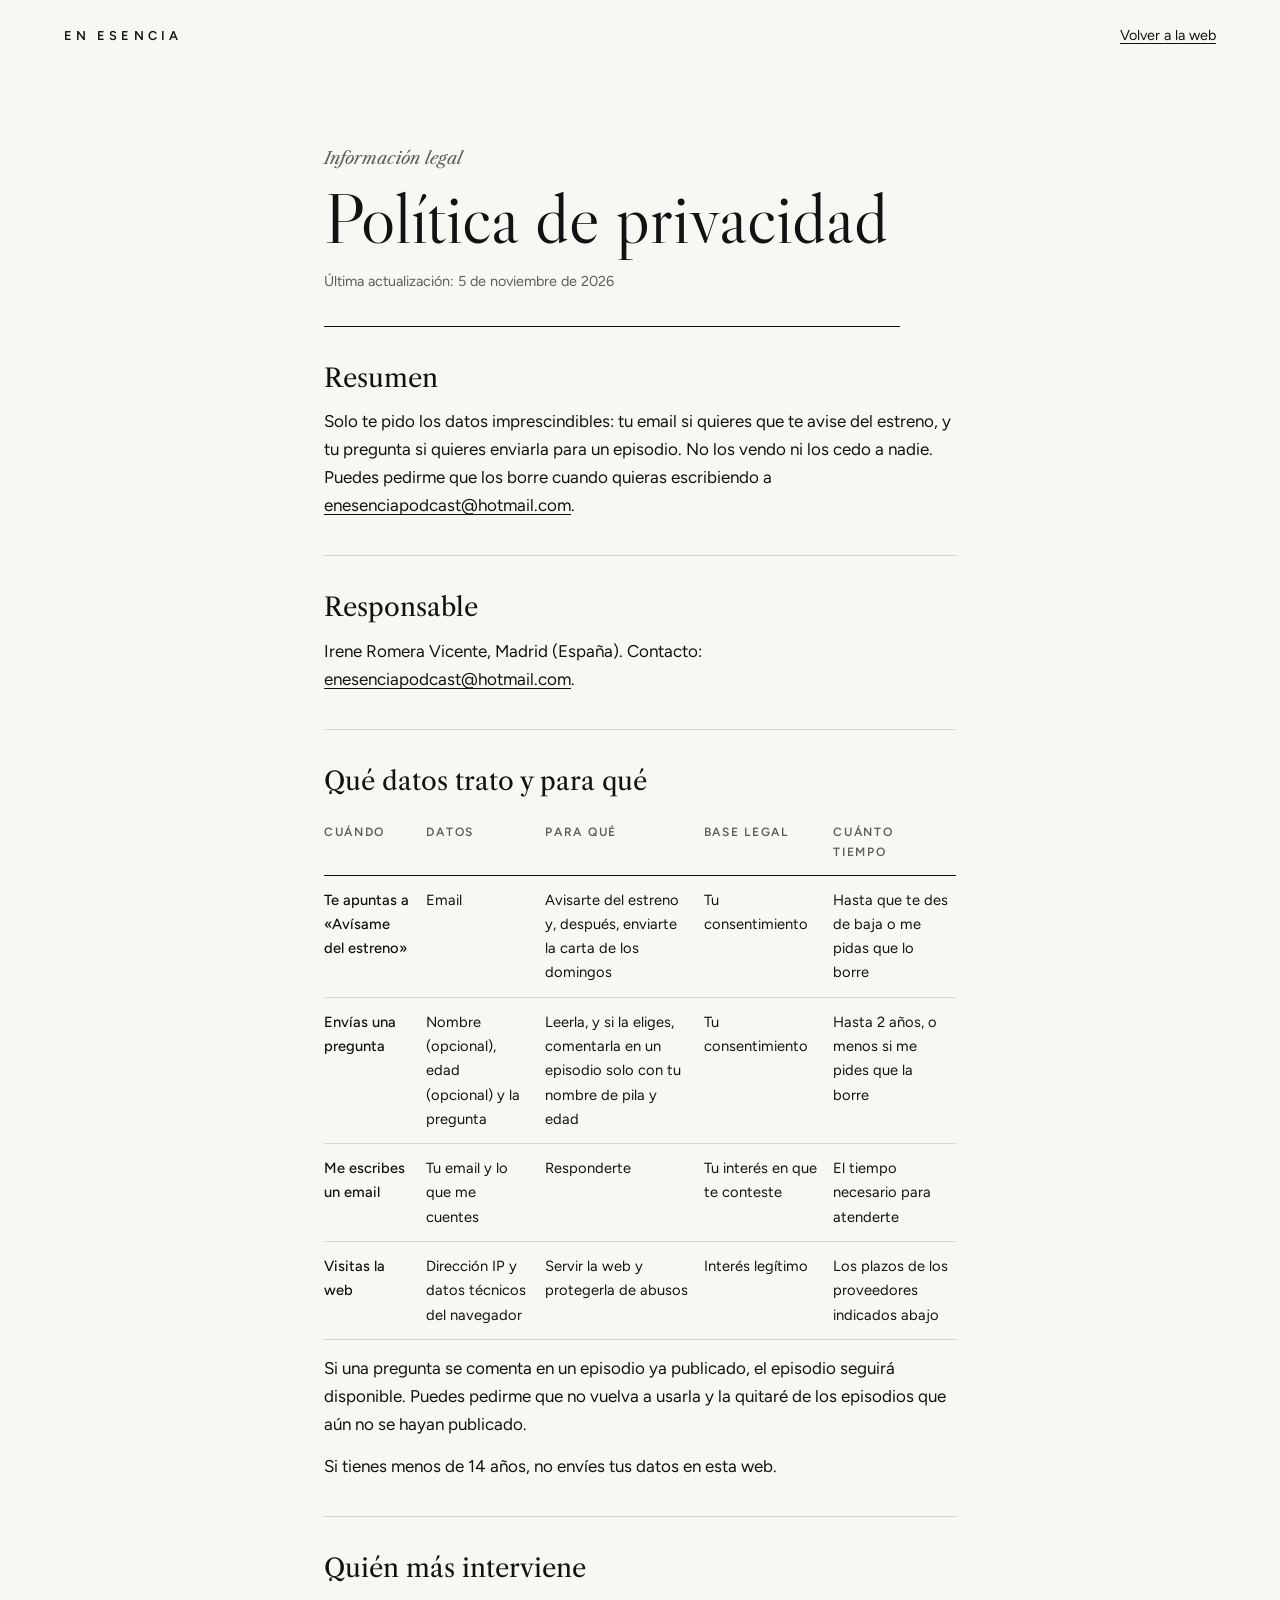
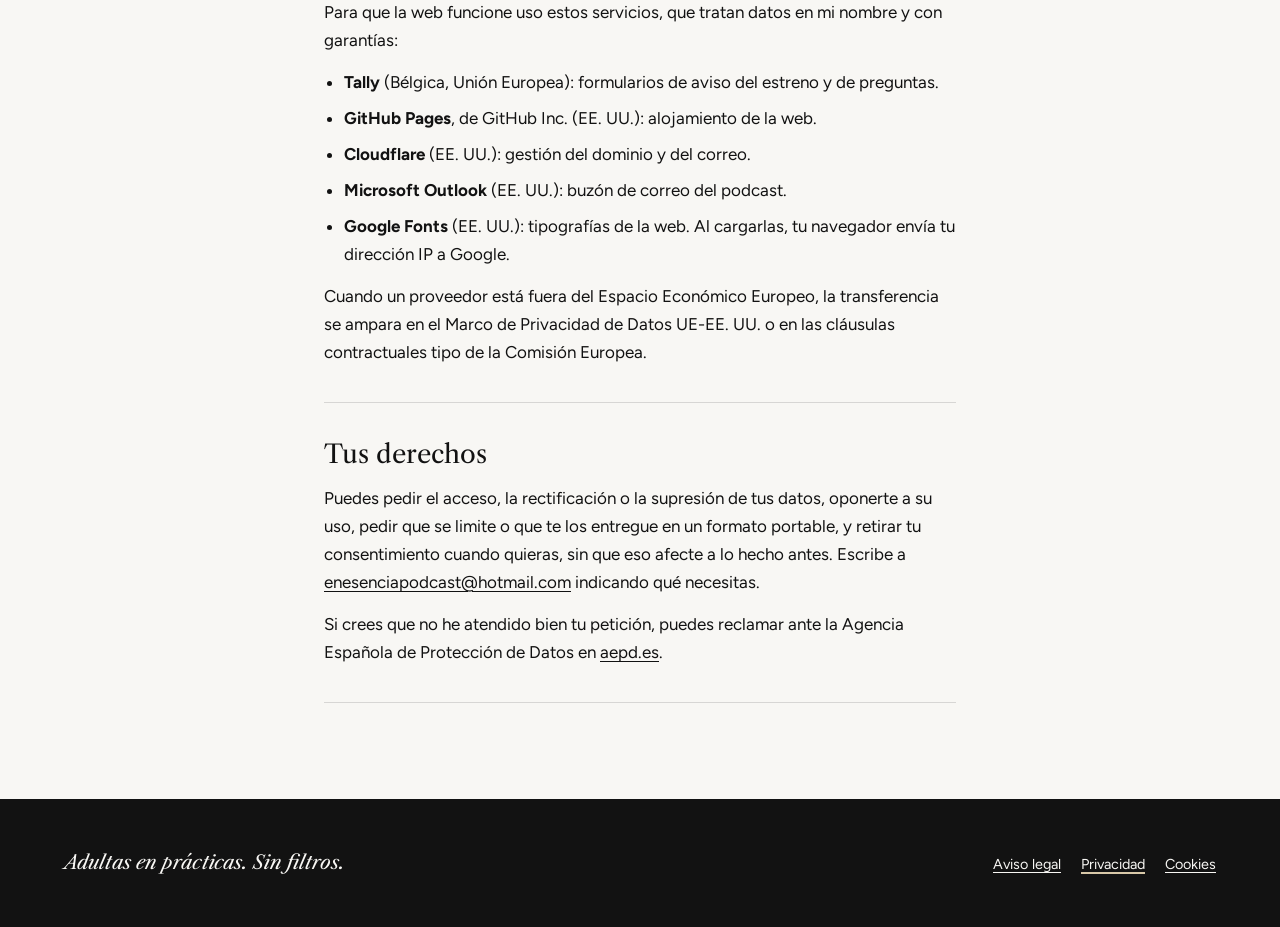
<file: privacidad.html>
<!DOCTYPE html>
<html lang="es">
<head>
  <meta charset="UTF-8">
  <meta name="viewport" content="width=device-width, initial-scale=1, viewport-fit=cover">
  <title>Política de privacidad · EN ESENCIA</title>
  <meta name="robots" content="noindex, follow">
  <meta name="theme-color" content="#F8F7F4">
  <link rel="icon" href="favicon.ico" sizes="48x48">
  <link rel="icon" href="favicon.svg" type="image/svg+xml">
  <link rel="icon" type="image/png" sizes="32x32" href="favicon-32x32.png">
  <link rel="icon" type="image/png" sizes="16x16" href="favicon-16x16.png">
  <link rel="apple-touch-icon" sizes="180x180" href="apple-touch-icon.png">
  <link rel="mask-icon" href="safari-pinned-tab.svg" color="#1C1B19">
  <link rel="manifest" href="site.webmanifest">
  <link rel="preconnect" href="https://fonts.googleapis.com">
  <link rel="preconnect" href="https://fonts.gstatic.com" crossorigin>
  <link href="https://fonts.googleapis.com/css2?family=Figtree:wght@400;500;600&family=Libre+Caslon+Display&family=Libre+Caslon+Text:ital@0;1&display=swap" rel="stylesheet">
  <link rel="stylesheet" href="css/legal.css">
</head>
<body>
  <header class="legal-cabecera">
    <a class="legal-marca" href="./">EN ESENCIA</a>
    <a class="legal-volver" href="./">Volver a la web</a>
  </header>
  <main class="legal" id="contenido">
    <p class="legal-tipo">Información legal</p>
    <h1>Política de privacidad</h1>
    <p class="legal-fecha">Última actualización: 5 de noviembre de 2026</p>

    <section>
      <h2>Resumen</h2>
      <p>Solo te pido los datos imprescindibles: tu email si quieres que te avise del estreno, y tu pregunta si quieres enviarla para un episodio. No los vendo ni los cedo a nadie. Puedes pedirme que los borre cuando quieras escribiendo a <a href="mailto:enesenciapodcast@hotmail.com">enesenciapodcast@hotmail.com</a>.</p>
    </section>
    <section>
      <h2>Responsable</h2>
      <p>Irene Romera Vicente, Madrid (España). Contacto: <a href="mailto:enesenciapodcast@hotmail.com">enesenciapodcast@hotmail.com</a>.</p>
    </section>
    <section>
      <h2>Qué datos trato y para qué</h2>
      <div class="legal-tabla-envoltorio">
      <table class="legal-tabla">
        <thead><tr><th scope="col">Cuándo</th><th scope="col">Datos</th><th scope="col">Para qué</th><th scope="col">Base legal</th><th scope="col">Cuánto tiempo</th></tr></thead>
        <tbody>
          <tr><th scope="row">Te apuntas a «Avísame del estreno»</th><td>Email</td><td>Avisarte del estreno y, después, enviarte la carta de los domingos</td><td>Tu consentimiento</td><td>Hasta que te des de baja o me pidas que lo borre</td></tr>
          <tr><th scope="row">Envías una pregunta</th><td>Nombre (opcional), edad (opcional) y la pregunta</td><td>Leerla, y si la eliges, comentarla en un episodio solo con tu nombre de pila y edad</td><td>Tu consentimiento</td><td>Hasta 2 años, o menos si me pides que la borre</td></tr>
          <tr><th scope="row">Me escribes un email</th><td>Tu email y lo que me cuentes</td><td>Responderte</td><td>Tu interés en que te conteste</td><td>El tiempo necesario para atenderte</td></tr>
          <tr><th scope="row">Visitas la web</th><td>Dirección IP y datos técnicos del navegador</td><td>Servir la web y protegerla de abusos</td><td>Interés legítimo</td><td>Los plazos de los proveedores indicados abajo</td></tr>
        </tbody>
      </table>
      </div>
      <p>Si una pregunta se comenta en un episodio ya publicado, el episodio seguirá disponible. Puedes pedirme que no vuelva a usarla y la quitaré de los episodios que aún no se hayan publicado.</p>
      <p>Si tienes menos de 14 años, no envíes tus datos en esta web.</p>
    </section>
    <section>
      <h2>Quién más interviene</h2>
      <p>Para que la web funcione uso estos servicios, que tratan datos en mi nombre y con garantías:</p>
      <ul>
        <li><strong>Tally</strong> (Bélgica, Unión Europea): formularios de aviso del estreno y de preguntas.</li>
        <li><strong>GitHub Pages</strong>, de GitHub Inc. (EE. UU.): alojamiento de la web.</li>
        <li><strong>Cloudflare</strong> (EE. UU.): gestión del dominio y del correo.</li>
        <li><strong>Microsoft Outlook</strong> (EE. UU.): buzón de correo del podcast.</li>
        <li><strong>Google Fonts</strong> (EE. UU.): tipografías de la web. Al cargarlas, tu navegador envía tu dirección IP a Google.</li>
      </ul>
      <p>Cuando un proveedor está fuera del Espacio Económico Europeo, la transferencia se ampara en el Marco de Privacidad de Datos UE-EE. UU. o en las cláusulas contractuales tipo de la Comisión Europea.</p>
    </section>
    <section>
      <h2>Tus derechos</h2>
      <p>Puedes pedir el acceso, la rectificación o la supresión de tus datos, oponerte a su uso, pedir que se limite o que te los entregue en un formato portable, y retirar tu consentimiento cuando quieras, sin que eso afecte a lo hecho antes. Escribe a <a href="mailto:enesenciapodcast@hotmail.com">enesenciapodcast@hotmail.com</a> indicando qué necesitas.</p>
      <p>Si crees que no he atendido bien tu petición, puedes reclamar ante la Agencia Española de Protección de Datos en <a href="https://www.aepd.es" target="_blank" rel="noopener">aepd.es</a>.</p>
    </section>
  </main>
  <footer class="legal-pie">
    <p class="legal-pie-tagline">Adultas en prácticas. Sin filtros.</p>
    <nav aria-label="Información legal">
      <a href="aviso-legal.html">Aviso legal</a>
      <a href="privacidad.html" aria-current="page">Privacidad</a>
      <a href="cookies.html">Cookies</a>
    </nav>
  </footer>
</body>
</html>
</file>
<file: css/estilos.css>
/* =========================================================
   EN ESENCIA · Sistema visual
   Tiempo, tachones, líneas a mano y mucho espacio negativo.
   ========================================================= */

:root {
  /* Paleta */
  --carbon: #121212;
  --blanco: #F8F7F4;
  --arena: #D8C8A8;
  --piedra: #8E8E8E;          /* solo para textos grandes y trazos */
  --piedra-texto: #5F5E5B;    /* gris con contraste AA para texto pequeño */
  --linea-suave: rgba(18, 18, 18, .14);

  /* Tipografía */
  --display: "Libre Caslon Display", "Didot", "Bodoni 72", Georgia, serif;
  --serif: "Libre Caslon Text", Georgia, "Times New Roman", serif;
  --sans: "Figtree", "Helvetica Neue", Arial, sans-serif;
  --mano: "Reenie Beanie", "Bradley Hand", "Segoe Print", cursive;

  /* Escala y ritmo */
  --margen: clamp(20px, 5vw, 72px);
  --seccion: clamp(96px, 16vh, 200px);
  --lento: cubic-bezier(.22, .61, .36, 1);
  --trazo: 1.6px;

  color-scheme: light;
}

*, *::before, *::after { box-sizing: border-box; margin: 0; padding: 0; }
html { scroll-behavior: smooth; -webkit-text-size-adjust: 100%; }
body {
  font-family: var(--sans);
  font-size: 1.0625rem;
  line-height: 1.6;
  color: var(--carbon);
  background: var(--blanco);
  -webkit-font-smoothing: antialiased;
  text-rendering: optimizeLegibility;
  overflow-x: hidden;
}
img, svg { display: block; max-width: 100%; }
img { height: auto; }
a { color: inherit; }
button, input, textarea { font: inherit; color: inherit; }
ul, ol { list-style: none; }
:focus-visible { outline: 2px solid var(--carbon); outline-offset: 4px; }
.manifiesto :focus-visible, .pie :focus-visible, .menu :focus-visible { outline-color: var(--arena); }

.sr-only {
  position: absolute; width: 1px; height: 1px; overflow: hidden;
  clip: rect(0 0 0 0); white-space: nowrap;
}
.saltar {
  position: fixed; left: 16px; top: -80px; z-index: 200;
  background: var(--carbon); color: var(--blanco); padding: 10px 16px; text-decoration: none;
}
.saltar:focus { top: 16px; }

.mano { font-family: var(--mano); font-size: 1.55rem; line-height: 1.1; color: var(--piedra-texto); }

/* ---------- Trazos dibujados ---------- */
svg path { fill: none; stroke: currentColor; stroke-width: var(--trazo); stroke-linecap: round; stroke-linejoin: round; }
.dibujo path, .claim-subrayado path {
  stroke-dasharray: 1; stroke-dashoffset: 1;
  transition: stroke-dashoffset 1.8s var(--lento);
}
.dibujo.visible path, .visible .dibujo path { stroke-dashoffset: 0; }

/* ---------- Botones y enlaces ---------- */
.boton {
  display: inline-flex; align-items: center; justify-content: center;
  padding: 1.05em 1.8em;
  background: var(--carbon); color: var(--blanco);
  border: 1px solid var(--carbon); border-radius: 0;
  font-family: var(--sans); font-size: .8rem; font-weight: 600; letter-spacing: .14em; text-transform: uppercase;
  text-decoration: none; cursor: pointer;
  transition: background .4s var(--lento), color .4s var(--lento), transform .4s var(--lento);
}
.boton:hover { background: transparent; color: var(--carbon); }
.boton-oscuro:hover { background: var(--blanco); }

.enlace-subrayado {
  position: relative; display: inline-block; padding: 2px 0;
  background: none; border: 0; cursor: pointer;
  font-family: var(--sans); font-size: .8rem; font-weight: 600; letter-spacing: .14em; text-transform: uppercase;
  text-decoration: none;
}
.enlace-subrayado::after {
  content: ""; position: absolute; left: 0; right: 0; bottom: -3px; height: 1px;
  background: currentColor; transform-origin: right; transition: transform .6s var(--lento);
}
.enlace-subrayado:hover::after { transform: scaleX(0); }

/* ---------- Títulos comunes ---------- */
.titulo-seccion {
  font-family: var(--serif); font-style: italic; font-weight: 400;
  font-size: clamp(1.4rem, 2vw, 1.75rem); line-height: 1.2;
}
.titulo-grande {
  font-family: var(--display); font-weight: 400;
  font-size: clamp(2.8rem, 7vw, 6.4rem); line-height: .98; letter-spacing: -.01em;
}

/* ---------- Aparición al hacer scroll ---------- */
.revelar { opacity: 0; transform: translateY(22px); transition: opacity 1.2s var(--lento), transform 1.2s var(--lento); }
.revelar.visible { opacity: 1; transform: none; }

/* =========================================================
   CABECERA + MENÚ
   ========================================================= */
.cabecera {
  position: fixed; inset: 0 0 auto 0; z-index: 100;
  display: flex; justify-content: space-between; align-items: center;
  padding: calc(18px + env(safe-area-inset-top, 0px)) var(--margen) 18px;
  color: var(--blanco); mix-blend-mode: difference;
  pointer-events: none;
}
.cabecera a, .cabecera button { pointer-events: auto; }
.cabecera-marca {
  font-family: var(--sans); font-weight: 600; font-size: .78rem; letter-spacing: .32em;
  text-decoration: none;
  opacity: 0; transition: opacity .8s var(--lento);
}
.cabecera.con-marca .cabecera-marca { opacity: 1; }
.cabecera-acciones { display: flex; align-items: center; gap: 28px; }
.cabecera-escuchar, .boton-menu {
  font-family: var(--sans); font-size: .78rem; font-weight: 600; letter-spacing: .16em; text-transform: uppercase;
  text-decoration: none; background: none; border: 0; cursor: pointer; padding: 8px 0;
}
.boton-menu { display: flex; align-items: center; gap: 10px; }
.boton-menu::before { content: ""; width: 22px; height: 1px; background: currentColor; transition: width .4s var(--lento); }
.boton-menu[aria-expanded="true"]::before { width: 10px; }

.menu {
  position: fixed; inset: 0; z-index: 90;
  background: var(--carbon); color: var(--blanco);
  padding: calc(120px + env(safe-area-inset-top, 0px)) var(--margen) calc(40px + env(safe-area-inset-bottom, 0px));
  display: flex; flex-direction: column; justify-content: space-between;
  overflow-y: auto;
}
.menu[hidden] { display: none; }
.menu-lista { display: grid; gap: 6px; }
.menu-lista li { opacity: 0; transform: translateY(10px); animation: entrar .8s var(--lento) forwards; }
.menu-lista li:nth-child(2) { animation-delay: .05s; } .menu-lista li:nth-child(3) { animation-delay: .1s; }
.menu-lista li:nth-child(4) { animation-delay: .15s; } .menu-lista li:nth-child(5) { animation-delay: .2s; }
.menu-lista li:nth-child(6) { animation-delay: .25s; } .menu-lista li:nth-child(7) { animation-delay: .3s; }
.menu-lista a {
  font-family: var(--display); font-size: clamp(2rem, 5vw, 3.6rem); line-height: 1.15;
  text-decoration: none; display: inline-block; transition: color .4s, transform .5s var(--lento);
}
.menu-lista li:nth-child(even) a { margin-left: clamp(16px, 6vw, 110px); }
.menu-lista a:hover { color: var(--arena); transform: translateX(8px); }
.menu-pie { font-family: var(--mano); font-size: 2rem; color: var(--arena); align-self: flex-end; transform: rotate(-4deg); }
@keyframes entrar { to { opacity: 1; transform: none; } }
body.menu-abierto { overflow: hidden; }

/* =========================================================
   1. HERO
   ========================================================= */
.hero { position: relative; height: 270vh; }
.hero-pin {
  position: sticky; top: 0; height: 100vh; height: 100svh;
  padding: calc(92px + env(safe-area-inset-top, 0px)) var(--margen) calc(40px + env(safe-area-inset-bottom, 0px));
  display: grid;
  grid-template-columns: repeat(12, 1fr);
  grid-template-rows: auto 1fr auto;
  column-gap: 20px;
  overflow: hidden;
}
.hero-cabeza { grid-column: 1 / 6; grid-row: 1; }
.hero-marca {
  font-family: var(--sans); font-weight: 600; font-size: .9rem; letter-spacing: .42em;
}
.hero-tagline {
  font-family: var(--serif); font-style: italic; font-size: clamp(1.5rem, 2.4vw, 2.2rem); line-height: 1.15;
  margin-top: 18px;
}
.hero-sub {
  grid-column: 9 / 13; grid-row: 1; align-self: end;
  font-size: 1rem; color: var(--piedra-texto); max-width: 30ch;
  margin-top: 64px;
}

.edades {
  grid-column: 1 / -1; grid-row: 2; align-self: center;
  display: flex; justify-content: space-between; align-items: center;
  padding: 0 1vw;
}
.edad { position: relative; display: inline-block; }
.edad:nth-child(1) { transform: translateY(-9%); }
.edad:nth-child(2) { transform: translateY(12%); }
.edad:nth-child(3) { transform: translateY(-3%); }
.edad:nth-child(4) { transform: translateY(16%); }
.edad-num {
  font-family: var(--display); font-weight: 400;
  font-size: clamp(5.5rem, 15vw, 15rem); line-height: 1; letter-spacing: -.02em;
  display: block;
  transition: color 1.2s var(--lento);
}
.edad.tachada .edad-num { color: var(--piedra); }
.tachon {
  position: absolute; left: -12%; top: 26%; width: 124%; height: 48%;
  overflow: visible; color: var(--carbon); pointer-events: none;
}
.tachon path { stroke-dasharray: 1; stroke-dashoffset: 1; }
.tachon .pasada-1 { stroke-width: 1.35px; }
.tachon .pasada-2 { stroke-width: .7px; opacity: .55; }

.claim {
  grid-column: 8 / 13; grid-row: 3; align-self: end; justify-self: end; text-align: right;
  font-family: var(--display); font-size: clamp(2rem, 3.8vw, 3.6rem); line-height: 1.02;
}
.claim-linea { display: block; opacity: 0; transform: translateY(14px); }
.claim-2 { position: relative; display: inline-block; }
.claim-subrayado { position: absolute; left: -2%; bottom: -14px; width: 104%; height: 18px; color: var(--arena); overflow: visible; }
.claim-subrayado path { stroke-width: 3px; transition: none; }

.hero-ctas {
  grid-column: 1 / 7; grid-row: 3; align-self: end;
  display: flex; flex-wrap: wrap; align-items: center; gap: 22px 34px;
}
.hero-pista {
  position: absolute; left: 50%; bottom: calc(26px + env(safe-area-inset-bottom, 0px)); transform: translateX(-50%) rotate(-3deg);
  display: flex; flex-direction: column; align-items: center; gap: 2px;
  font-size: 1.4rem; pointer-events: none;
}
.flecha path { stroke-width: 3px; }
.flecha { width: 20px; height: 34px; color: var(--piedra-texto); animation: respirar 3.2s ease-in-out infinite; }
@keyframes respirar { 50% { transform: translateY(6px); } }

/* =========================================================
   2. MANIFIESTO
   ========================================================= */
.manifiesto {
  position: relative; overflow: hidden;
  background: var(--carbon); color: var(--blanco);
  padding: var(--seccion) var(--margen) calc(var(--seccion) * .9);
  display: grid; grid-template-columns: repeat(12, 1fr); column-gap: 20px;
}
.manifiesto-orbita {
  position: absolute; right: -6vw; top: 6vh; width: min(46vw, 620px); height: auto;
  color: var(--arena); opacity: .7;
}
.manifiesto-orbita path { stroke-width: 1.2px; }
.manifiesto-orbita circle { fill: var(--arena); }
.manifiesto-cita { grid-column: 1 / 11; position: relative; }
.manifiesto-cita p {
  font-family: var(--display); font-size: clamp(2.4rem, 5.6vw, 5.4rem); line-height: 1.04; letter-spacing: -.01em;
}
.manifiesto-cita .linea { display: block; }
.manifiesto-cita .linea:nth-child(1) { transition-delay: 0s; }
.manifiesto-cita .linea:nth-child(2) { transition-delay: .25s; padding-left: 8vw; font-style: italic; font-family: var(--serif); font-size: .82em; color: var(--arena); }
.manifiesto-cita .linea:nth-child(3) { transition-delay: .5s; padding-left: 8vw; }
.manifiesto-texto {
  grid-column: 7 / 12; margin-top: clamp(64px, 10vh, 120px);
  font-size: 1.08rem; color: #D6D4CF; display: grid; gap: 1.1em; max-width: 52ch;
}

/* =========================================================
   3. ÚLTIMO EPISODIO
   ========================================================= */
.ultimo {
  padding: var(--seccion) var(--margen);
  display: grid; grid-template-columns: repeat(12, 1fr); column-gap: 20px; align-items: start;
}
.ultimo-foto { grid-column: 1 / 7; position: relative; margin-top: 40px; }
.ultimo-foto img {
  width: 100%; aspect-ratio: 4 / 5; object-fit: cover;
  filter: grayscale(1) contrast(1.05);
  transition: filter 1.2s var(--lento);
}
.ultimo-foto:hover img { filter: grayscale(.25) sepia(.15) contrast(1.02); }
.ultimo-numero {
  position: absolute; right: -0.35em; top: -0.55em; z-index: 1;
  font-family: var(--display); font-size: clamp(6rem, 12vw, 11rem); line-height: 1;
  color: var(--carbon); mix-blend-mode: multiply;
}
.ultimo-nota { position: absolute; left: 4%; bottom: -58px; display: flex; align-items: center; gap: 8px; transform: rotate(-2deg); }
.flecha-lado path { stroke-width: 2.4px; }
.flecha-lado { width: 56px; height: 28px; color: var(--piedra-texto); transform: rotate(-20deg) translateY(-12px); }

.ultimo-texto { grid-column: 8 / 13; padding-top: clamp(120px, 22vh, 260px); }
.ultimo-meta { margin-top: 28px; font-size: .95rem; color: var(--piedra-texto); }
.ultimo-titulo { font-family: var(--display); font-weight: 400; font-size: clamp(2.2rem, 3.8vw, 3.6rem); line-height: 1.02; margin-top: 10px; }
.ultimo-desc { margin-top: 22px; max-width: 46ch; color: #2E2E2C; }

.reproductor { margin-top: 38px; display: flex; align-items: center; gap: 24px; }
.reproductor .boton { min-width: 150px; }
.linea-tiempo { flex: 1; }
.linea-tiempo input[type="range"] {
  -webkit-appearance: none; appearance: none; width: 100%; height: 20px; background: transparent; cursor: pointer;
}
.linea-tiempo input[type="range"]::-webkit-slider-runnable-track {
  height: 1px; background: linear-gradient(var(--carbon), var(--carbon)) 0 0 / var(--progreso, 0%) 100% no-repeat, var(--piedra);
}
.linea-tiempo input[type="range"]::-moz-range-track { height: 1px; background: var(--piedra); }
.linea-tiempo input[type="range"]::-moz-range-progress { height: 1px; background: var(--carbon); }
.linea-tiempo input[type="range"]::-webkit-slider-thumb {
  -webkit-appearance: none; width: 11px; height: 11px; border-radius: 50%; background: var(--carbon); margin-top: -5px; border: 0;
}
.linea-tiempo input[type="range"]::-moz-range-thumb { width: 11px; height: 11px; border-radius: 50%; background: var(--carbon); border: 0; }
.tiempos { display: flex; justify-content: space-between; font-size: .8rem; color: var(--piedra-texto); font-variant-numeric: tabular-nums; }

.plataformas { margin-top: 30px; display: flex; flex-wrap: wrap; align-items: baseline; gap: 12px 24px; }
.plataformas span { font-family: var(--serif); font-style: italic; color: var(--piedra-texto); }

/* =========================================================
   4. ARCHIVO DE EPISODIOS
   ========================================================= */
.archivo { padding: calc(var(--seccion) * .6) var(--margen) var(--seccion); }
.archivo-cabeza { display: flex; justify-content: space-between; align-items: baseline; gap: 24px; flex-wrap: wrap; margin-bottom: 48px; }
.archivo-intro { color: var(--piedra-texto); max-width: 38ch; }
.archivo-lista { border-top: 1px solid var(--carbon); }
.ep { border-bottom: 1px solid var(--linea-suave); }
.ep:nth-child(even) .ep-enlace { padding-left: clamp(0px, 6vw, 110px); }
.ep-enlace {
  display: grid;
  grid-template-columns: 5ch 150px minmax(0, 1.3fr) minmax(0, 1fr);
  gap: 32px; align-items: center;
  padding: 34px 0; text-decoration: none; position: relative;
}
.ep-num { font-family: var(--display); font-size: 2.6rem; line-height: 1; color: var(--piedra); transition: color .6s var(--lento); }
.ep-polaroid {
  display: block; background: #fff; padding: 8px 8px 26px; width: 130px;
  transform: rotate(var(--giro, -3deg));
  box-shadow: 0 1px 2px rgba(18,18,18,.12);
  transition: transform .9s var(--lento);
}
.ep-polaroid img { width: 100%; aspect-ratio: 1; object-fit: cover; filter: grayscale(1); transition: filter .9s var(--lento); }
.ep-nombre { display: block; font-size: .85rem; letter-spacing: .08em; color: var(--piedra-texto); }
.ep-titulo { display: block; font-family: var(--display); font-size: clamp(1.6rem, 2.4vw, 2.3rem); line-height: 1.08; margin-top: 6px; }
.ep-lado { display: grid; }
.ep-pregunta, .ep-frase { grid-area: 1 / 1; font-family: var(--serif); font-style: italic; font-size: 1.12rem; line-height: 1.4; transition: opacity .7s var(--lento), transform .7s var(--lento); }
.ep-frase { opacity: 0; transform: translateY(8px); }
.ep-frase::before { content: "En la conversación: "; display: block; font-family: var(--mano); font-style: normal; font-size: 1.35rem; color: var(--piedra-texto); }
.ep-enlace:hover .ep-num, .ep-enlace:focus-visible .ep-num { color: var(--carbon); }
.ep-enlace:hover .ep-polaroid, .ep-enlace:focus-visible .ep-polaroid { transform: rotate(calc(var(--giro, -3deg) * -1)) translateY(-6px) scale(1.04); }
.ep-enlace:hover .ep-polaroid img, .ep-enlace:focus-visible .ep-polaroid img { filter: grayscale(.2) sepia(.12); }
.ep-enlace:hover .ep-pregunta, .ep-enlace:focus-visible .ep-pregunta { opacity: 0; transform: translateY(-8px); }
.ep-enlace:hover .ep-frase, .ep-enlace:focus-visible .ep-frase { opacity: 1; transform: none; }

/* En pantallas táctiles la frase se muestra siempre */
@media (hover: none) {
  .ep-pregunta, .ep-frase { grid-area: auto; }
  .ep-frase { opacity: 1; transform: none; margin-top: 14px; color: var(--piedra-texto); }
}

/* =========================================================
   5. LAS PERSONAS (Polaroids)
   ========================================================= */
.personas { padding: var(--seccion) var(--margen); background: #EFEDE7; overflow: hidden; }
.personas-cabeza { max-width: 560px; margin-left: 42%; display: grid; gap: 14px; }
.personas-cabeza p { color: var(--piedra-texto); }
.tablero {
  margin-top: 72px;
  display: grid; grid-template-columns: repeat(12, 1fr); column-gap: 20px; row-gap: 40px; align-items: start;
}
.polaroid {
  --r: 0deg; --py: 0px;
  background: #fff; padding: 12px 12px 18px;
  transform: translateY(var(--py)) rotate(var(--r));
  box-shadow: 0 2px 4px rgba(18,18,18,.08), 0 18px 30px -24px rgba(18,18,18,.4);
  transition: transform 1s var(--lento);
  position: relative;
}
.tablero .polaroid.revelar { transform: translateY(calc(var(--py) + 22px)) rotate(var(--r)); transition: opacity 1.2s var(--lento), transform 1s var(--lento); }
.tablero .polaroid.revelar.visible { transform: translateY(var(--py)) rotate(var(--r)); }
.tablero .polaroid.revelar.visible:hover { transform: translateY(calc(var(--py) - 8px)) rotate(0deg); }
.polaroid img { width: 100%; aspect-ratio: 1; object-fit: cover; filter: grayscale(1) contrast(1.04); }
.polaroid figcaption { font-family: var(--mano); font-size: 1.5rem; line-height: 1.05; margin-top: 12px; color: #2E2E2C; min-height: 2.1em; }
.polaroid .marca-mano { position: absolute; color: var(--carbon); pointer-events: none; }
.polaroid:nth-child(1) { grid-column: 1 / 4; margin-top: 30px; }
.polaroid:nth-child(2) { grid-column: 5 / 8; margin-top: 110px; }
.polaroid:nth-child(3) { grid-column: 9 / 12; margin-top: 0; }
.polaroid:nth-child(4) { grid-column: 2 / 5; margin-top: 10px; }
.polaroid:nth-child(5) { grid-column: 6 / 9; margin-top: -40px; }
.polaroid:nth-child(6) { grid-column: 10 / 13; margin-top: 60px; }
.personas-pista { display: none; }

/* =========================================================
   6. SOBRE MÍ
   ========================================================= */
.sobre {
  padding: var(--seccion) var(--margen);
  display: grid; grid-template-columns: repeat(12, 1fr); column-gap: 20px; align-items: start;
}
.sobre-foto { grid-column: 1 / 6; position: relative; }
.sobre-foto img { width: 100%; aspect-ratio: 4 / 5; object-fit: cover; filter: grayscale(1); }
.sobre-foto figcaption { position: absolute; right: -18%; bottom: 12%; transform: rotate(-5deg); }
.sobre-texto { grid-column: 7 / 12; padding-top: 18vh; }
.sobre-frase { font-family: var(--display); font-size: clamp(2.4rem, 4.4vw, 4.2rem); line-height: 1.04; margin-top: 26px; }
.circulado { position: relative; display: inline-block; padding: 0 .12em; }
.circulado svg { position: absolute; left: -24%; top: -24%; width: 150%; height: 148%; overflow: visible; color: var(--carbon); }
.circulado svg path { stroke-width: 1.8px; transition-delay: .4s; }
.sobre-parrafos { margin-top: 40px; display: grid; gap: 1.1em; max-width: 50ch; color: #2E2E2C; }
.firma { font-size: 2.6rem; color: var(--carbon); margin-top: 26px; transform: rotate(-4deg); display: inline-block; }

/* =========================================================
   7. QUÉ ES
   ========================================================= */
.que-es { padding: var(--seccion) var(--margen); border-top: 1px solid var(--linea-suave); }
.que-es-titulo { font-family: var(--serif); font-style: italic; font-weight: 400; font-size: 1.2rem; color: var(--piedra-texto); margin-bottom: 40px; }
.palabras li {
  font-family: var(--display); font-size: clamp(2.4rem, 7vw, 7rem); line-height: 1; letter-spacing: -.01em;
}
.palabras li:nth-child(2) { padding-left: 12vw; }
.palabras li:nth-child(3) { padding-left: 4vw; }
.palabras li:nth-child(4) { padding-left: 22vw; }
.palabras li:nth-child(5) { padding-left: 8vw; }
.palabras li:nth-child(6) { padding-left: 16vw; font-size: clamp(1.6rem, 3.6vw, 3.4rem); color: var(--piedra); margin-top: .3em; }
.palabras li:nth-child(2) { transition-delay: .08s; } .palabras li:nth-child(3) { transition-delay: .16s; }
.palabras li:nth-child(4) { transition-delay: .24s; } .palabras li:nth-child(5) { transition-delay: .32s; }
.palabras li:nth-child(6) { transition-delay: .4s; }
.que-es-cierre {
  margin: 80px 0 0 auto; max-width: 26ch; text-align: right;
  font-family: var(--serif); font-style: italic; font-size: clamp(1.5rem, 2.4vw, 2.2rem); line-height: 1.25;
}

/* =========================================================
   8. PREGUNTAS DE OYENTES + FORMULARIOS
   ========================================================= */
.preguntas { padding: var(--seccion) var(--margen); background: var(--carbon); color: var(--blanco); }
.preguntas-grid { display: grid; grid-template-columns: repeat(12, 1fr); column-gap: 20px; margin-top: 80px; }
.preguntas-lista { grid-column: 1 / 7; display: grid; gap: 56px; }
.pregunta-oyente blockquote { font-family: var(--serif); font-style: italic; font-size: clamp(1.4rem, 2.2vw, 2rem); line-height: 1.3; }
.pregunta-oyente:nth-child(even) { padding-left: 10%; }
.pregunta-oyente p { display: grid; gap: 2px; margin-top: 12px; font-size: .9rem; color: #B9B7B1; }
.pregunta-oyente a { color: var(--arena); }
.preguntas-form { grid-column: 8 / 13; }
.preguntas-form h3 { font-family: var(--display); font-weight: 400; font-size: clamp(2rem, 3vw, 2.8rem); line-height: 1.05; }
.preguntas-nota { color: var(--arena); font-size: 1.8rem; margin-top: 6px; transform: rotate(-2deg); display: inline-block; }

.formulario { margin-top: 36px; display: grid; gap: 26px; }
.campos-fila { display: grid; grid-template-columns: 1fr 110px; gap: 24px; }
.campo { display: grid; gap: 6px; }
.campo label { font-size: .78rem; font-weight: 600; letter-spacing: .12em; text-transform: uppercase; }
.opcional { font-weight: 400; letter-spacing: 0; text-transform: none; font-size: .85rem; opacity: .75; }
.campo input:not([type="checkbox"]), .campo textarea {
  width: 100%; background: transparent; border: 0; border-bottom: 1px solid currentColor; border-radius: 0;
  padding: 10px 0; font-size: 1.05rem; transition: border-color .4s;
}
.campo textarea { resize: vertical; font-family: var(--serif); font-style: italic; font-size: 1.15rem; line-height: 1.5; }
.campo input::placeholder, .campo textarea::placeholder { color: currentColor; opacity: .45; }
.campo input:focus, .campo textarea:focus { outline: none; border-bottom-width: 2px; padding-bottom: 9px; }
.campo.con-error input, .campo.con-error textarea { border-bottom-color: #E07A5F; }
.preguntas .campo.con-error input, .preguntas .campo.con-error textarea { border-bottom-color: #F2A58E; }
.error { font-size: .88rem; min-height: 1.3em; color: #A13A1F; }
.preguntas .error { color: #F2A58E; }
.ayuda { font-size: .8rem; opacity: .7; text-align: right; }
.campo-check { grid-template-columns: auto 1fr; align-items: start; column-gap: 12px; }
.campo-check input { width: 18px; height: 18px; margin-top: 3px; accent-color: var(--arena); }
.campo-check label { text-transform: none; letter-spacing: 0; font-weight: 400; font-size: .95rem; }
.campo-check .error { grid-column: 1 / -1; }
.preguntas .boton { background: var(--blanco); color: var(--carbon); border-color: var(--blanco); justify-self: start; }
.preguntas .boton:hover { background: transparent; color: var(--blanco); }
.confirmacion { margin-top: 36px; display: grid; gap: 10px; outline: none; }
.confirmacion[hidden] { display: none; }
.confirmacion-titulo { font-family: var(--display); font-size: 2rem; }
.confirmacion .enlace-subrayado { justify-self: start; margin-top: 8px; color: inherit; }

/* =========================================================
   9. TESTIMONIOS
   ========================================================= */
.testimonios { padding: var(--seccion) var(--margen); }
.testimonios-lista { display: grid; grid-template-columns: repeat(12, 1fr); column-gap: 20px; row-gap: 72px; margin-top: 64px; }
.testimonio blockquote { font-family: var(--display); font-size: clamp(1.7rem, 2.8vw, 2.7rem); line-height: 1.12; }
.testimonio figcaption { margin-top: 14px; font-size: .9rem; color: var(--piedra-texto); }
.testimonio figcaption::before { content: "— "; }
.t1 { grid-column: 1 / 7; }
.t2 { grid-column: 8 / 13; margin-top: 120px; }
.t3 { grid-column: 3 / 8; }
.t4 { grid-column: 9 / 13; margin-top: 40px; font-size: .9em; }
.t5 { grid-column: 2 / 7; }
.t1 blockquote { font-size: clamp(2.2rem, 4vw, 3.8rem); }

/* =========================================================
   10. CARTA DE LOS DOMINGOS
   ========================================================= */
.carta {
  background: var(--arena);
  padding: var(--seccion) var(--margen);
  display: grid; grid-template-columns: repeat(12, 1fr); column-gap: 20px; align-items: end;
}
.carta-texto { grid-column: 1 / 7; display: grid; gap: 24px; }
.carta-texto p { max-width: 44ch; font-size: 1.08rem; }
.carta-sin { font-family: var(--serif); font-style: italic; font-size: 1.4rem !important; line-height: 1.3; }
.carta-form { grid-column: 8 / 13; }
.carta-linea { display: flex; gap: 0; align-items: stretch; }
.carta-linea input { flex: 1; border-bottom: 1px solid var(--carbon) !important; }
.carta .error { color: #7A2410; }
.carta-despedida { font-size: 2.2rem; color: var(--carbon); margin-top: 26px; transform: rotate(-3deg); display: inline-block; }

/* =========================================================
   11. UNA PREGUNTA
   ========================================================= */
.una-pregunta { padding: calc(var(--seccion) * 1.1) var(--margen); min-height: 90vh; display: flex; flex-direction: column; justify-content: center; }
.una-pregunta-etiqueta { font-family: var(--serif); font-style: italic; font-size: 1.15rem; color: var(--piedra-texto); }
.una-pregunta-fecha { font-family: var(--sans); font-style: normal; font-size: .85rem; margin-left: 12px; }
.una-pregunta-texto {
  font-family: var(--display); font-size: clamp(2.8rem, 7.4vw, 7.6rem); line-height: .98; letter-spacing: -.015em;
  max-width: 17ch; margin: 36px 0 0 6vw;
}
.una-pregunta-acciones { display: flex; flex-wrap: wrap; gap: 16px 34px; align-items: center; margin: 56px 0 0 6vw; }
.aviso { font-size: .9rem; color: var(--piedra-texto); }

/* =========================================================
   12. FAQ
   ========================================================= */
.faq { padding: 0 var(--margen) var(--seccion); display: grid; grid-template-columns: repeat(12, 1fr); column-gap: 20px; }
.faq .titulo-seccion { grid-column: 1 / 5; }
.faq-lista { grid-column: 5 / 12; border-top: 1px solid var(--carbon); }
details { border-bottom: 1px solid var(--linea-suave); }
summary {
  list-style: none; cursor: pointer; padding: 26px 0;
  display: flex; justify-content: space-between; align-items: center; gap: 24px;
  font-family: var(--serif); font-size: 1.25rem; line-height: 1.3;
}
summary::-webkit-details-marker { display: none; }
summary::after {
  content: ""; flex: none; width: 18px; height: 18px;
  background:
    linear-gradient(currentColor, currentColor) center / 100% 1.4px no-repeat,
    linear-gradient(currentColor, currentColor) center / 1.4px 100% no-repeat;
  transform: rotate(4deg); transition: transform .6s var(--lento);
}
details[open] summary::after { transform: rotate(135deg); }
details p { padding: 0 0 28px; max-width: 58ch; color: #3A3A38; }

/* =========================================================
   13. FOOTER
   ========================================================= */
.pie { overflow: hidden; background: var(--carbon); color: var(--blanco); padding: var(--seccion) var(--margen) calc(28px + env(safe-area-inset-bottom, 0px)); }
.pie-arriba { display: flex; justify-content: space-between; gap: 48px; flex-wrap: wrap; }
.pie-marca { font-weight: 600; font-size: .9rem; letter-spacing: .42em; }
.pie-tagline { font-family: var(--serif); font-style: italic; font-size: 1.6rem; line-height: 1.2; margin-top: 16px; }
.pie-enlaces { display: grid; gap: 10px; text-align: right; }
.pie-enlaces a { text-decoration: none; font-size: .95rem; position: relative; }
.pie-enlaces a:hover { color: var(--arena); }
.pie-cierre {
  font-family: var(--display); font-size: clamp(3.4rem, 12.4vw, 15rem); line-height: .9; letter-spacing: -.02em;
  margin-top: clamp(80px, 14vh, 160px); white-space: nowrap;
}
.pie-legal { display: flex; flex-wrap: wrap; gap: 10px 28px; margin-top: 40px; padding-top: 22px; border-top: 1px solid rgba(248,247,244,.18); font-size: .82rem; color: #B9B7B1; }
.pie-legal a { text-decoration: none; }
.pie-legal a:hover { color: var(--blanco); }

/* =========================================================
   TABLET
   ========================================================= */
@media (max-width: 1024px) {
  .hero-sub { grid-column: 7 / 13; }
  .ep-enlace { grid-template-columns: 4ch 120px minmax(0, 1fr); }
  .ep-lado { grid-column: 3 / -1; }
  .ep-polaroid { width: 110px; }
  .personas-cabeza { margin-left: 30%; }
}

/* =========================================================
   MÓVIL
   ========================================================= */
@media (max-width: 760px) {
  body { font-size: 1rem; }
  .cabecera-escuchar { display: none; }

  /* Hero: las edades siguen siendo protagonistas, en diagonal */
  .hero { height: 230vh; }
  .hero-pin { grid-template-columns: 1fr; grid-template-rows: auto auto 1fr auto auto; padding-top: calc(84px + env(safe-area-inset-top, 0px)); }
  .hero-cabeza, .hero-sub, .edades, .claim, .hero-ctas { grid-column: 1; }
  .hero-cabeza { grid-row: 1; }
  .hero-sub { grid-row: 2; margin-top: 18px; font-size: .95rem; }
  .edades {
    grid-row: 3; display: grid; grid-template-columns: 1fr 1fr; row-gap: 0; padding: 0;
    align-self: center;
  }
  .edad:nth-child(1) { justify-self: start; transform: none; }
  .edad:nth-child(2) { justify-self: end; transform: translateY(18%); }
  .edad:nth-child(3) { justify-self: start; transform: translate(12%, 4%); }
  .edad:nth-child(4) { justify-self: end; transform: translateY(20%); }
  .edad-num { font-size: clamp(4.4rem, 24vw, 8rem); }
  .claim { grid-row: 4; justify-self: start; text-align: left; font-size: clamp(1.9rem, 9vw, 2.6rem); margin: 8px 0 22px; }
  .hero-ctas { grid-row: 5; gap: 18px 26px; }
  .hero-ctas .boton { width: 100%; }
  .hero-pista { display: none; }
  .hero-tagline { font-size: 1.45rem; margin-top: 12px; }

  .manifiesto, .ultimo, .sobre, .carta, .faq, .preguntas-grid, .testimonios-lista, .tablero { grid-template-columns: 1fr; }
  .manifiesto-cita, .manifiesto-texto { grid-column: 1; }
  .manifiesto-cita .linea:nth-child(2), .manifiesto-cita .linea:nth-child(3) { padding-left: 6vw; }
  .manifiesto-orbita { width: 90vw; right: -40vw; top: 2vh; opacity: .45; }

  .ultimo-foto, .ultimo-texto { grid-column: 1; }
  .ultimo-foto { margin-top: 60px; margin-right: 12%; }
  .ultimo-numero { right: -0.5em; }
  .ultimo-texto { padding-top: 96px; }
  .reproductor { flex-direction: column; align-items: stretch; gap: 16px; }

  .archivo-cabeza { margin-bottom: 28px; }
  .ep:nth-child(even) .ep-enlace { padding-left: 0; }
  .ep-enlace { grid-template-columns: 88px minmax(0, 1fr); gap: 8px 18px; padding: 28px 0; align-items: start; }
  .ep-num { grid-column: 1 / -1; font-size: 1.8rem; }
  .ep-polaroid { width: 88px; padding: 5px 5px 16px; grid-row: 2; }
  .ep-textos { grid-row: 2; }
  .ep-lado { grid-column: 1 / -1; margin-top: 10px; }

  /* Polaroids en scroll horizontal */
  .personas-cabeza { margin-left: 0; }
  .tablero {
    display: flex; overflow-x: auto; scroll-snap-type: x mandatory; gap: 22px;
    margin: 48px calc(var(--margen) * -1) 0; padding: 20px var(--margen) 34px;
    scrollbar-width: none;
  }
  .tablero::-webkit-scrollbar { display: none; }
  .polaroid { flex: 0 0 68vw; scroll-snap-align: center; margin-top: 0 !important; --py: 0px !important; }
  .polaroid:nth-child(even) { margin-top: 26px !important; }
  .personas-pista { display: block; text-align: right; margin-top: 4px; }

  .sobre-foto, .sobre-texto { grid-column: 1; }
  .sobre-foto { margin-right: 18%; }
  .sobre-foto figcaption { right: -26%; bottom: 8%; }
  .sobre-texto { padding-top: 56px; }

  .palabras li { padding-left: 0 !important; }
  .palabras li:nth-child(even) { text-align: right; }
  .que-es-cierre { margin-top: 56px; }

  .preguntas-lista, .preguntas-form { grid-column: 1; }
  .preguntas-grid { margin-top: 48px; }
  .preguntas-form { margin-top: 80px; }
  .pregunta-oyente:nth-child(even) { padding-left: 8%; }
  .campos-fila { grid-template-columns: 1fr 90px; }

  .testimonios-lista { row-gap: 56px; margin-top: 40px; }
  .t1, .t2, .t3, .t4, .t5 { grid-column: 1; margin-top: 0; }
  .t2, .t4 { padding-left: 12%; }

  .carta-texto, .carta-form { grid-column: 1; }
  .carta-form { margin-top: 48px; }
  .carta-linea { flex-direction: column; gap: 16px; }

  .una-pregunta { min-height: auto; }
  .una-pregunta-texto, .una-pregunta-acciones { margin-left: 0; }

  .faq .titulo-seccion, .faq-lista { grid-column: 1; }
  .faq-lista { margin-top: 28px; }
  summary { font-size: 1.1rem; }

  .pie-enlaces { text-align: left; }
  .pie-cierre { font-size: 21vw; white-space: normal; }
}

@media (max-width: 760px) and (max-height: 700px) {
  .hero-sub { display: none; }
}

/* =========================================================
   MOVIMIENTO REDUCIDO
   ========================================================= */
@media (prefers-reduced-motion: reduce) {
  *, *::before, *::after { animation: none !important; transition: none !important; scroll-behavior: auto !important; }
  .revelar { opacity: 1; transform: none; }
  .dibujo path, .claim-subrayado path, .tachon path { stroke-dashoffset: 0 !important; }
  .hero { height: auto; }
  .hero-pin { position: relative; }
  .claim-linea { opacity: 1 !important; transform: none !important; }
}

/* Formularios de Tally incrustados y aviso mientras no están activos */
.formulario-externo { margin-top: 28px; }
.formulario-externo iframe { display: block; width: 100%; min-height: 200px; }
.formulario-pendiente { font-family: var(--serif); font-style: italic; font-size: clamp(1.2rem, 1.8vw, 1.5rem); line-height: 1.35; max-width: 32ch; }
.formulario-pendiente a { text-decoration: underline; text-underline-offset: 4px; overflow-wrap: anywhere; }
</file>
<file: css/legal.css>
/* EN ESENCIA · páginas legales (comparte paleta y tipos con estilos.css) */
:root{--carbon:#121212;--blanco:#F8F7F4;--arena:#D8C8A8;--piedra-texto:#5F5E5B;--linea-suave:rgba(18,18,18,.14);
--display:"Libre Caslon Display","Didot",Georgia,serif;--serif:"Libre Caslon Text",Georgia,"Times New Roman",serif;--sans:"Figtree","Helvetica Neue",Arial,sans-serif;--margen:clamp(20px,5vw,72px);color-scheme:light}
*,*::before,*::after{box-sizing:border-box;margin:0;padding:0}
body{font-family:var(--sans);font-size:1.0625rem;line-height:1.65;color:var(--carbon);background:var(--blanco);-webkit-font-smoothing:antialiased}
a{color:inherit;text-decoration:underline;text-underline-offset:3px;text-decoration-thickness:1px}
a:hover{text-decoration-color:var(--arena)}
a:focus-visible{outline:2px solid var(--carbon);outline-offset:3px}
.legal-cabecera{display:flex;justify-content:space-between;align-items:center;gap:16px;padding:24px var(--margen)}
.legal-marca{font-weight:600;font-size:.8rem;letter-spacing:.32em;text-decoration:none}
.legal-volver{font-size:.9rem}
.legal{max-width:760px;margin:0 auto;padding:clamp(40px,8vh,96px) var(--margen) 96px}
.legal-tipo{font-family:var(--serif);font-style:italic;color:var(--piedra-texto)}
.legal h1{font-family:var(--display);font-weight:400;font-size:clamp(2.6rem,7vw,4.5rem);line-height:1;margin:10px 0 16px;text-wrap:balance}
.legal-fecha{font-size:.9rem;color:var(--piedra-texto);padding-bottom:32px;border-bottom:1px solid var(--carbon)}
.legal section{padding:36px 0;border-bottom:1px solid var(--linea-suave);display:grid;grid-template-columns:minmax(0,1fr);gap:14px}
.legal section>*{min-width:0}
.legal h2{font-family:var(--serif);font-weight:400;font-size:1.6rem;line-height:1.2}
.legal p,.legal li{max-width:64ch}
.legal ul{padding-left:1.2em;display:grid;gap:8px}
.legal-datos{display:grid;grid-template-columns:max-content 1fr;gap:8px 24px}
.legal-datos dt{font-size:.8rem;font-weight:600;letter-spacing:.14em;text-transform:uppercase;color:var(--piedra-texto);padding-top:3px}
.legal-datos dd{min-width:0;overflow-wrap:anywhere}
.legal-tabla-envoltorio{overflow-x:auto}
.legal-tabla{border-collapse:collapse;width:100%;min-width:640px;font-size:.92rem}
.legal-tabla th,.legal-tabla td{text-align:left;vertical-align:top;padding:12px 14px 12px 0;border-bottom:1px solid var(--linea-suave)}
.legal-tabla thead th{font-size:.75rem;font-weight:600;letter-spacing:.14em;text-transform:uppercase;color:var(--piedra-texto);border-bottom:1px solid var(--carbon)}
.legal-tabla tbody th{font-weight:500}
.legal-pie{background:var(--carbon);color:var(--blanco);padding:48px var(--margen);display:flex;flex-wrap:wrap;justify-content:space-between;gap:20px;align-items:baseline}
.legal-pie-tagline{font-family:var(--serif);font-style:italic;font-size:1.2rem}
.legal-pie nav{display:flex;flex-wrap:wrap;gap:20px;font-size:.9rem}
.legal-pie a[aria-current]{text-decoration-color:var(--arena);text-decoration-thickness:2px}
.legal-pie a:focus-visible{outline-color:var(--blanco)}
@media (max-width:560px){.legal-datos{grid-template-columns:1fr;gap:2px}.legal-datos dd{margin-bottom:12px}}
</file>
